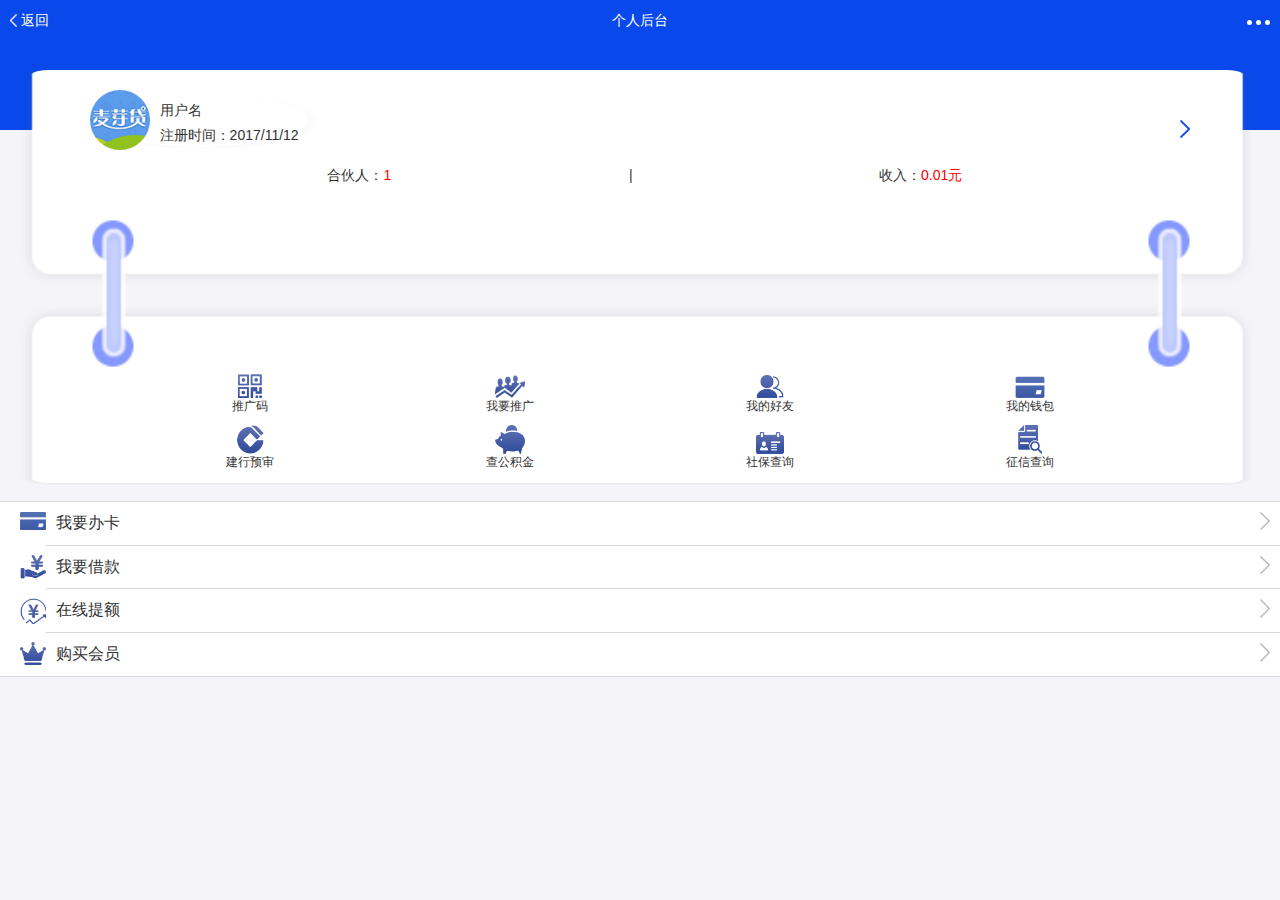
<file: kaka/web/index.html>
<!DOCTYPE html>
<html>

<head>
    <meta charset="utf-8">
    <meta http-equiv="X-UA-Compatible" content="IE=edge,chrome=1">
    <meta name="viewport" content="width=device-width, initial-scale=1.0, maximum-scale=1.0, user-scalable=0">
    <title>个人后台</title>
    <meta name="description" content="">
    <meta name="keywords" content="">
    <link href="../css/base.css" rel="stylesheet">
    <link href="../module/bootstrap/css/bootstrap.min.css" rel="stylesheet">
</head>

<body>
    <div class="backcolor backper">
        <div class="backbox">
            <a href="javascript:;">
                <img src="../images/back_icon.png" alt="" />
                <span>返回</span>
            </a>
            <div class="ti">个人后台</div>
            <!-- <img class="info" src="" alt="" /> -->
            <div class="info">
                <span></span>
                <span></span>
                <span></span>
            </div>
        </div>
        <div class="user_li">
            <img id="J_userimg" class="width100 bg_user" src="../images/bg_user.png" alt="">
            <div id="J_userbox" class="userbox">
                <div class="ov-hidden">
                    <img class="pull-left photo" src="../images/photo.png" alt="">
                    <div class="pull-left">
                        <p class="userti">用户名</p>
                        <p class="userdate">注册时间：2017/11/12</p>
                    </div>
                    <img class="pull-right userto" src="../images/user_to.png" alt="">
                </div>
                <div class="userinfo">
                    <div class="pull-left partner">合伙人：<span class="c-red">1</span></div>
                    <div class="pull-left">|</div>
                    <div class="pull-right income">收入：<span class="c-red">0.01元</span></div>
                </div>
            </div>
        </div>
        <img class="width100" src="../images/bg_u.png" alt="">
        <div class="fun_li">
            <img class="width100 bg_lis" src="../images/bg_lis.png" alt="">
            <ul>
                <li>
                    <img src="../images/index_1.png" alt="">
                    <p>推广码</p>
                </li>
                <li>
                    <img src="../images/index_2.png" alt="">
                    <p>我要推广</p>
                </li>
                <li>
                    <img src="../images/index_3.png" alt="">
                    <p>我的好友</p>
                </li>
                <li>
                    <img src="../images/index_4.png" alt="">
                    <p>我的钱包</p>
                </li>
                <li>
                    <img src="../images/index_5.png" alt="">
                    <p>建行预审</p>
                </li>
                <li>
                    <img src="../images/index_6.png" alt="">
                    <p>查公积金</p>
                </li>
                <li>
                    <img src="../images/index_7.png" alt="">
                    <p>社保查询</p>
                </li>
                <li>
                    <img src="../images/index_8.png" alt="">
                    <p>征信查询</p>
                </li>
            </ul>
        </div>
        <ul class="bu_li">
            <li>
                <img class="pull-left ti_icon" src="../images/bank_icon.png" alt="">
                <div class="liti">
                    <div class="pull-left ti">我要办卡</div>
                    <img class="pull-right to_icon" src="../images/to_icon.png" alt="">
                </div>
            </li>
            <li>
                <img class="pull-left ti_icon" src="../images/borrow_icon.png" alt="">
                <div class="liti">
                    <div class="pull-left ti">我要借款</div>
                    <img class="pull-right to_icon" src="../images/to_icon.png" alt="">
                </div>
            </li>
            <li>
                <img class="pull-left ti_icon" src="../images/limit_icon.png" alt="">
                <div class="liti">
                    <div class="pull-left ti">在线提额</div>
                    <img class="pull-right to_icon" src="../images/to_icon.png" alt="">
                </div>
            </li>
            <li>
                <img class="pull-left ti_icon" src="../images/member_icon.png" alt="">
                <div class="liti">
                    <div class="pull-left ti">购买会员</div>
                    <img class="pull-right to_icon" src="../images/to_icon.png" alt="">
                </div>
            </li>
        </ul>
    </div>
    <script src="../js/jquery-3.2.1.min.js"></script>
    <script src="../js/base.js"></script>
</body>

</html>
</file>
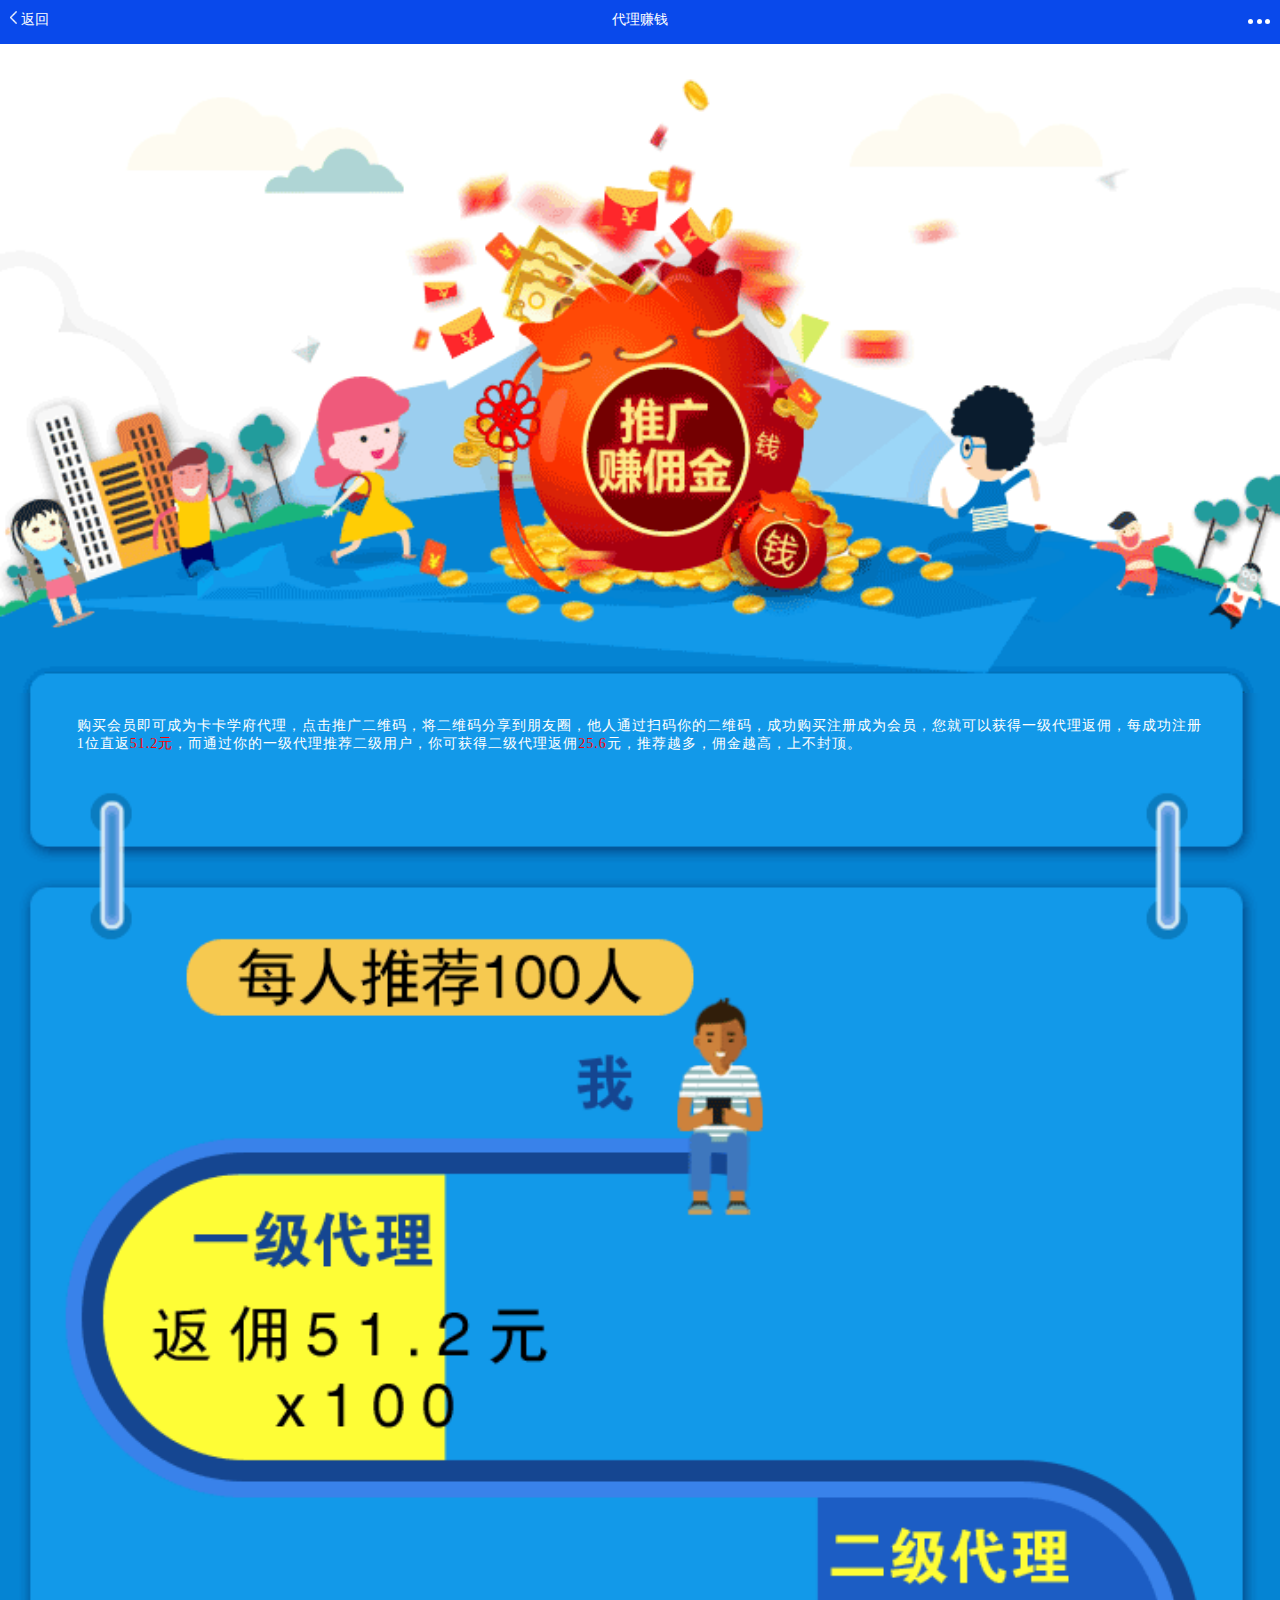
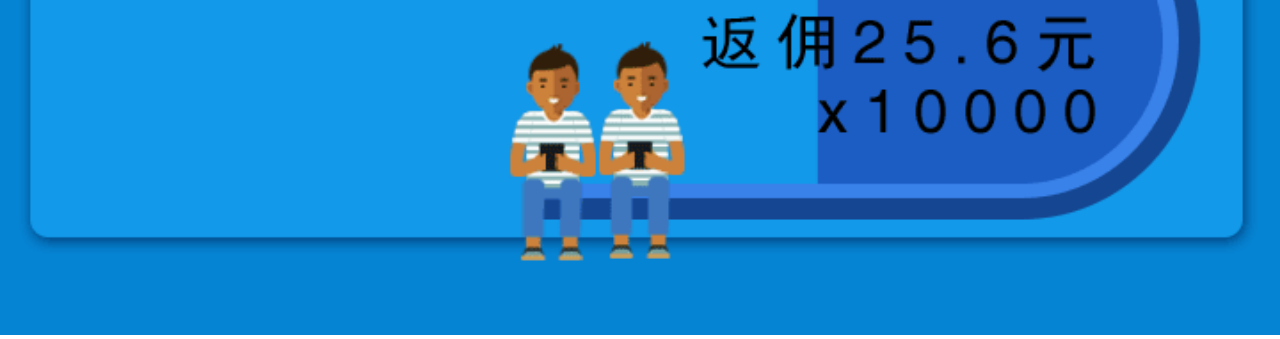
<file: kaka/web/agency.html>
<!DOCTYPE html>
<html>

<head>
    <meta charset="utf-8">
    <meta http-equiv="X-UA-Compatible" content="IE=edge,chrome=1">
    <meta name="viewport" content="width=device-width, initial-scale=1.0, maximum-scale=1.0, user-scalable=0">
    <title>代理赚钱</title>
    <meta name="description" content="">
    <meta name="keywords" content="">
    <link rel="stylesheet" href="../css/base.css">
</head>

<body>
    <div class="ag">
    	<div class="backbox common">
            <a href="javascript:;">
                <img src="../images/back_icon.png" alt="">
                <span>返回</span>
            </a>
            <div class="ti">代理赚钱</div>
            <div class="info">
                <span></span>
                <span></span>
                <span></span>
            </div>
        </div>
        <div>
    		<img class="width100" src="../images/banner_ag.png" alt="">
    	</div>
    	<div class="txtbox">
    		<p>购买会员即可成为卡卡学府代理，点击推广二维码，将二维码分享到朋友圈，他人通过扫码你的二维码，成功购买注册成为会员，您就可以获得一级代理返佣，每成功注册1位直返<span>51.2元</span>，而通过你的一级代理推荐二级用户，你可获得二级代理返佣<span>25.6</span>元，推荐越多，佣金越高，上不封顶。</p>
    	</div>
        <img class="width100" src="../images/banner_agbt.png" alt="">
    </div>
    <script src="../js/jquery-3.2.1.min.js"></script>
    <script src="../js/base.js"></script>
</body>

</html>
</file>
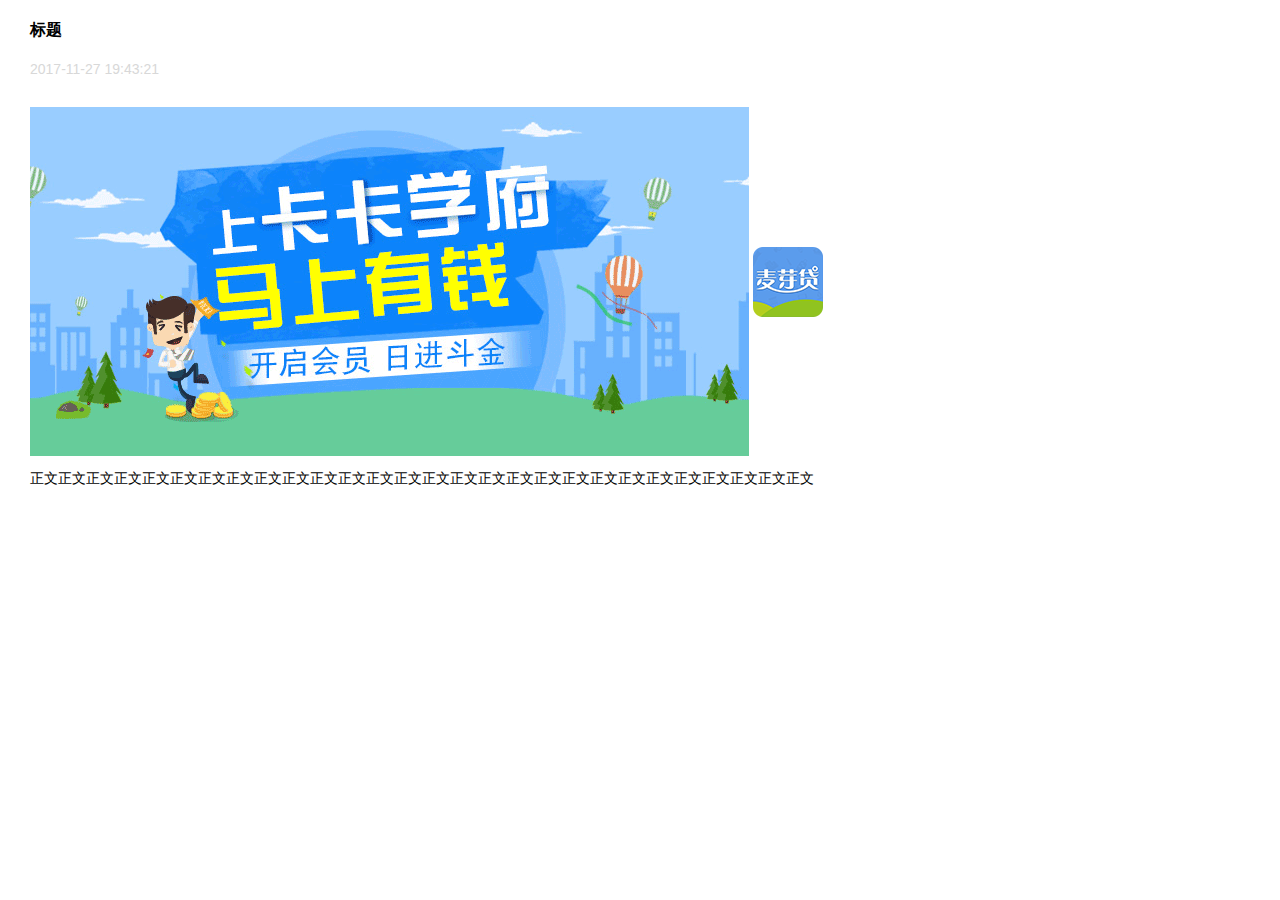
<file: kaka/web/article.html>
<!DOCTYPE html>
<html>

<head>
    <meta charset="utf-8">
    <title>文章详情</title>
    <meta name="renderer" content="webkit">
    <meta http-equiv="X-UA-Compatible" content="IE=edge,chrome=1">
    <meta name="viewport" content="width=device-width, initial-scale=1.0, maximum-scale=1.0, user-scalable=0">
    <link rel="stylesheet" href="../module/layui/css/layui.css" media="all">
    <link rel="stylesheet" href="../css/base.css">
</head>

<body>
    <div id="J_ac" class="ac">
        <div class="ti">标题</div>
        <div class="time">2017-11-27 19:43:21</div>
        <div class="info">
          <img src="../images/banner_credit.png" alt="">
          <img src="../images/photo.png" alt="">
          <div>正文正文正文正文正文正文正文正文正文正文正文正文正文正文正文正文正文正文正文正文正文正文正文正文正文正文正文正文</div>
        </div>
    </div>

    <script src="../js/jquery-3.2.1.min.js"></script>
    <script src="../js/base.js"></script>
</body>

</html>
</file>
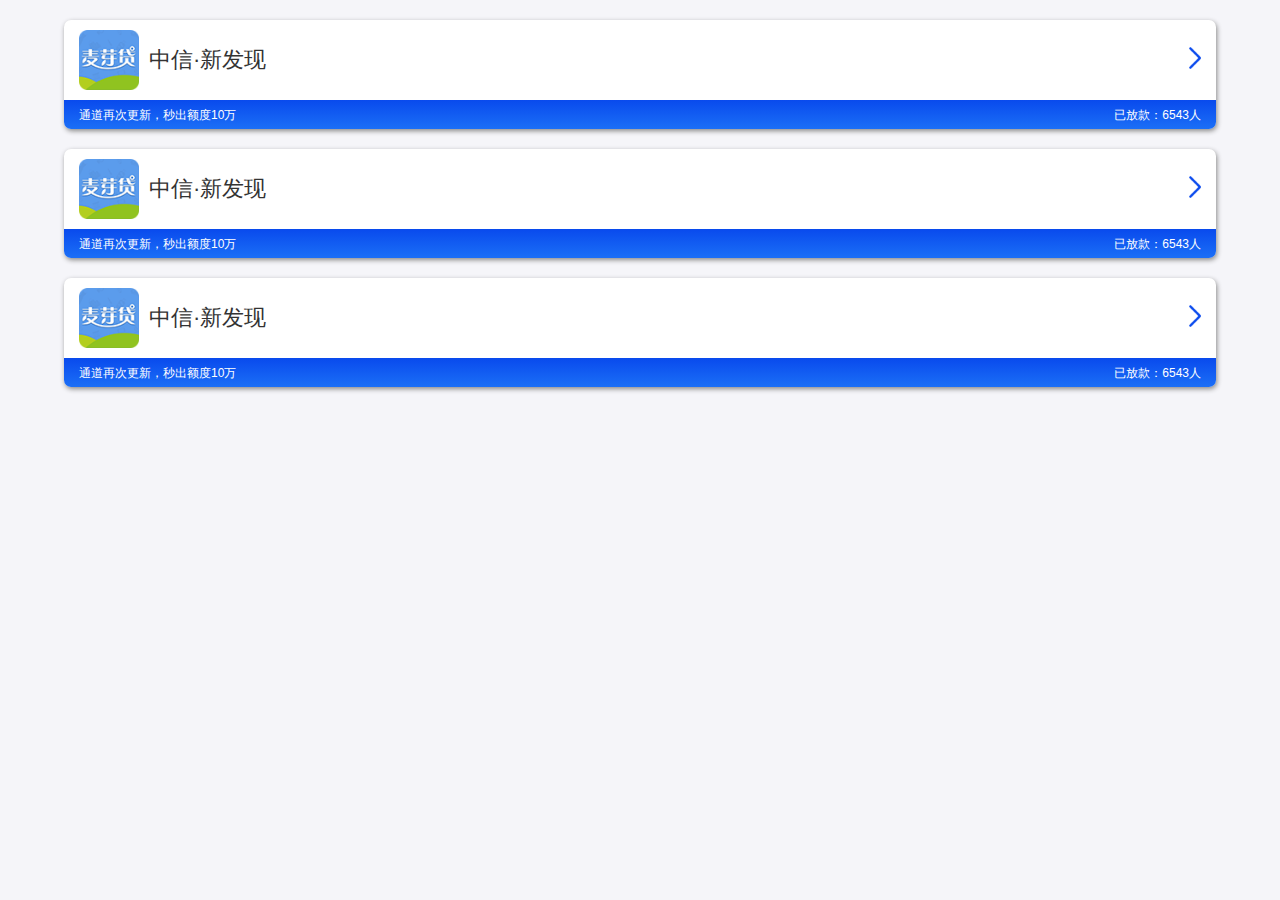
<file: kaka/web/bankLoans.html>
<!DOCTYPE html>
<html>

<head>
    <meta charset="utf-8">
    <meta http-equiv="X-UA-Compatible" content="IE=edge,chrome=1">
    <meta name="viewport" content="width=device-width, initial-scale=1.0, maximum-scale=1.0, user-scalable=0">
    <title>银行快贷</title>
    <meta name="description" content="">
    <meta name="keywords" content="">
    <link href="../css/base.css" rel="stylesheet">
    <link href="../module/bootstrap/css/bootstrap.min.css" rel="stylesheet">
</head>

<body>
    <div class="backcolor">
        <ul class="bankl_li">
            <li>
                <div class="tibox">
                    <img class="pull-left tagimg" src="../images/photo.png" alt="">
                    <div class="pull-left ti">中信·新发现</div>
                    <img class="pull-right to" src="../images/user_to.png" alt="">
                </div>
                <div class="info">
                    <p class="pull-left">通道再次更新，秒出额度10万</p>
                    <span class="pull-right">已放款：6543人</span>
                </div>
            </li>
            <li>
                <div class="tibox">
                    <img class="pull-left tagimg" src="../images/photo.png" alt="">
                    <div class="pull-left ti">中信·新发现</div>
                    <img class="pull-right to" src="../images/user_to.png" alt="">
                </div>
                <div class="info">
                    <p class="pull-left">通道再次更新，秒出额度10万</p>
                    <span class="pull-right">已放款：6543人</span>
                </div>
            </li>
            <li>
                <div class="tibox">
                    <img class="pull-left tagimg" src="../images/photo.png" alt="">
                    <div class="pull-left ti">中信·新发现</div>
                    <img class="pull-right to" src="../images/user_to.png" alt="">
                </div>
                <div class="info">
                    <p class="pull-left">通道再次更新，秒出额度10万</p>
                    <span class="pull-right">已放款：6543人</span>
                </div>
            </li>
        </ul>
    </div>
    <script src="../js/jquery-3.2.1.min.js"></script>
    <script src="../js/base.js"></script>
</body>

</html>
</file>
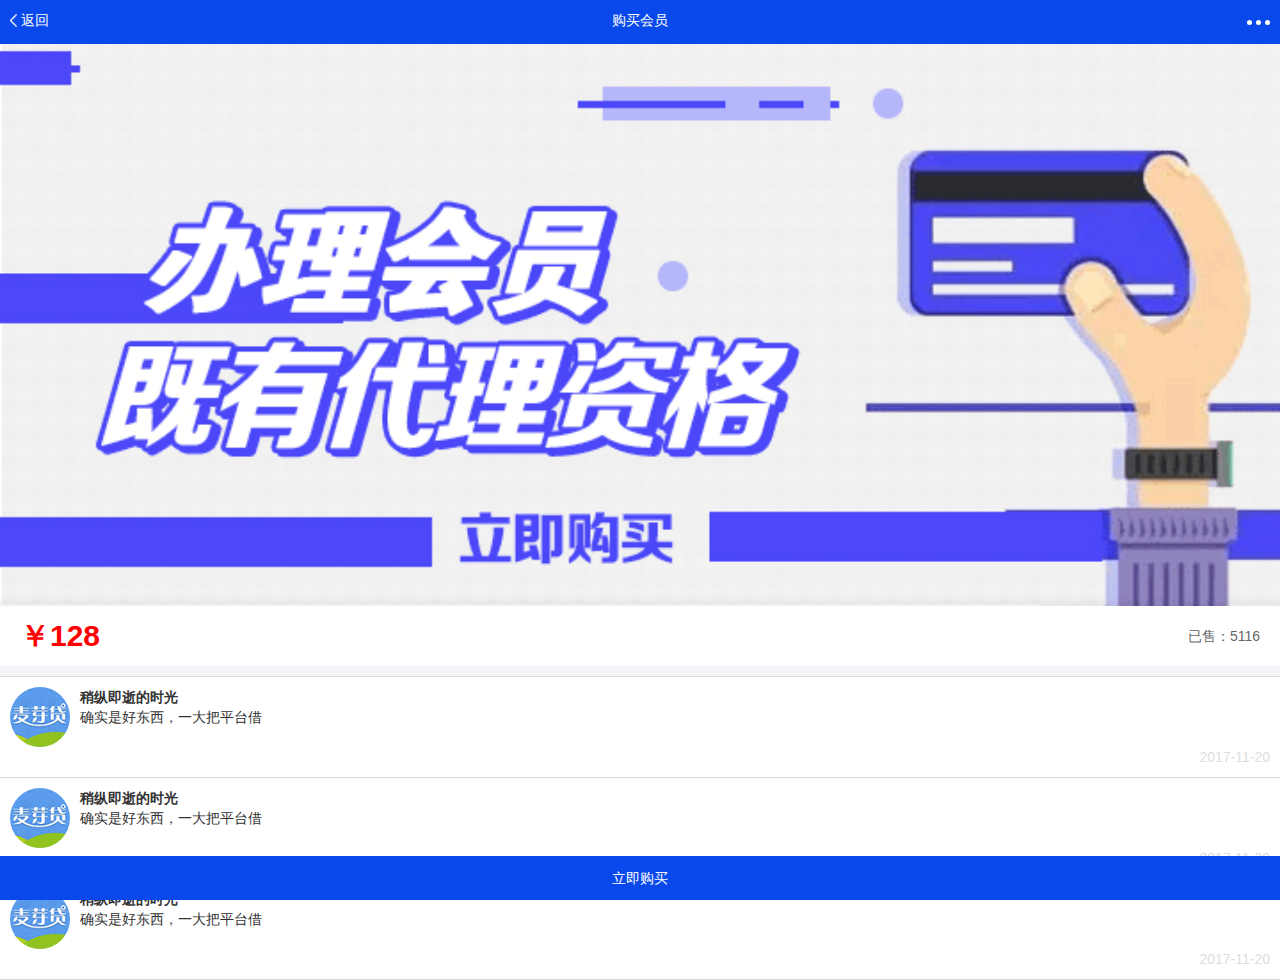
<file: kaka/web/buyMember.html>
<!DOCTYPE html>
<html>

<head>
    <meta charset="utf-8">
    <meta http-equiv="X-UA-Compatible" content="IE=edge,chrome=1">
    <meta name="viewport" content="width=device-width, initial-scale=1.0, maximum-scale=1.0, user-scalable=0">
    <title>购买会员</title>
    <meta name="description" content="">
    <meta name="keywords" content="">
    <link href="../css/base.css" rel="stylesheet">
    <link href="../module/bootstrap/css/bootstrap.min.css" rel="stylesheet">
</head>

<body>
    <div class="backcolor buymen">
        <div class="backbox common">
            <a href="javascript:;">
                <img src="../images/back_icon.png" alt="">
                <span>返回</span>
            </a>
            <div class="ti">购买会员</div>
            <!-- <img class="info" src="" alt="" /> -->
            <div class="info">
                <span></span>
                <span></span>
                <span></span>
            </div>
        </div>
        <img class="width100" src="../images/banner_buy.png" alt="">
        <div class="tip">
            <span class="pull-left num">￥128</span>
            <span class="pull-right count">已售：5116</span>
        </div>
        <ul class="detailbox">
            <li>
                <img class="pull-left buyicon" src="../images/photo.png" alt="">
                <div class="pull-left buyinfo">
                    <p class="ti">稍纵即逝的时光</p>
                    <p class="info">确实是好东西，一大把平台借</p>
                    <div class="date">2017-11-20</div>
                </div>
            </li>
            <li>
                <img class="pull-left buyicon" src="../images/photo.png" alt="">
                <div class="pull-left buyinfo">
                    <p class="ti">稍纵即逝的时光</p>
                    <p class="info">确实是好东西，一大把平台借</p>
                    <div class="date">2017-11-20</div>
                </div>
            </li>
            <li>
                <img class="pull-left buyicon" src="../images/photo.png" alt="">
                <div class="pull-left buyinfo">
                    <p class="ti">稍纵即逝的时光</p>
                    <p class="info">确实是好东西，一大把平台借</p>
                    <div class="date">2017-11-20</div>
                </div>
            </li>
        </ul>
        <div class="buybtn">立即购买</div>
    </div>

    <script src="../js/jquery-3.2.1.min.js"></script>
    <script src="../js/base.js"></script>
</body>

</html>
</file>
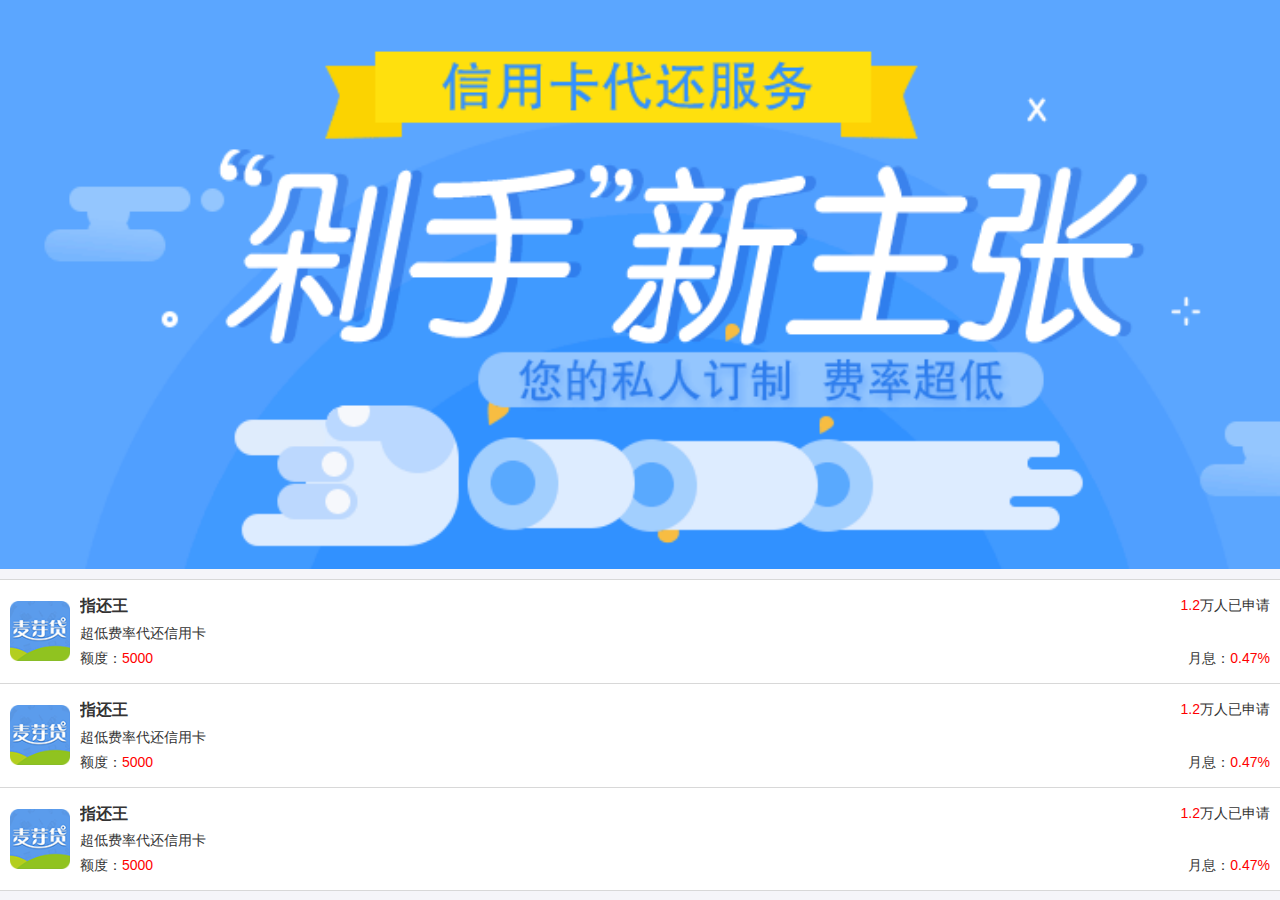
<file: kaka/web/ccGeneration.html>
<!DOCTYPE html>
<html>

<head>
    <meta charset="utf-8">
    <meta http-equiv="X-UA-Compatible" content="IE=edge,chrome=1">
    <meta name="viewport" content="width=device-width, initial-scale=1.0, maximum-scale=1.0, user-scalable=0">
    <title>信用卡代还</title>
    <meta name="description" content="">
    <meta name="keywords" content="">
    <link href="../css/base.css" rel="stylesheet">
    <link href="../module/bootstrap/css/bootstrap.min.css" rel="stylesheet">
</head>

<body>
    <div class="backcolor">
        <img class="width100" src="../images/banner_ccgen.png" alt="">
        <ul class="generbox">
            <li>
            	<img class="pull-left" src="../images/photo.png" alt="">
                <div class="pull-left infobox">
                	<div class="ov-hidden">
                		<div class="pull-left ti">指还王</div>
                		<div class="pull-right"><span>1.2</span>万人已申请</div>
                	</div>
                	<div class="info">超低费率代还信用卡</div>
                	<div>
                		<div class="pull-left">额度：<span>5000</span></div>
                		<div class="pull-right">月息：<span>0.47%</span></div>
                	</div>
                </div>
            </li>
            <li>
            	<img class="pull-left" src="../images/photo.png" alt="">
                <div class="pull-left infobox">
                	<div class="ov-hidden">
                		<div class="pull-left ti">指还王</div>
                		<div class="pull-right"><span>1.2</span>万人已申请</div>
                	</div>
                	<div class="info">超低费率代还信用卡</div>
                	<div>
                		<div class="pull-left">额度：<span>5000</span></div>
                		<div class="pull-right">月息：<span>0.47%</span></div>
                	</div>
                </div>
            </li>
            <li>
            	<img class="pull-left" src="../images/photo.png" alt="">
                <div class="pull-left infobox">
                	<div class="ov-hidden">
                		<div class="pull-left ti">指还王</div>
                		<div class="pull-right"><span>1.2</span>万人已申请</div>
                	</div>
                	<div class="info">超低费率代还信用卡</div>
                	<div>
                		<div class="pull-left">额度：<span>5000</span></div>
                		<div class="pull-right">月息：<span>0.47%</span></div>
                	</div>
                </div>
            </li>
        </ul>
    </div>

    <script src="../js/jquery-3.2.1.min.js"></script>
    <script src="../js/base.js"></script>
</body>

</html>
</file>
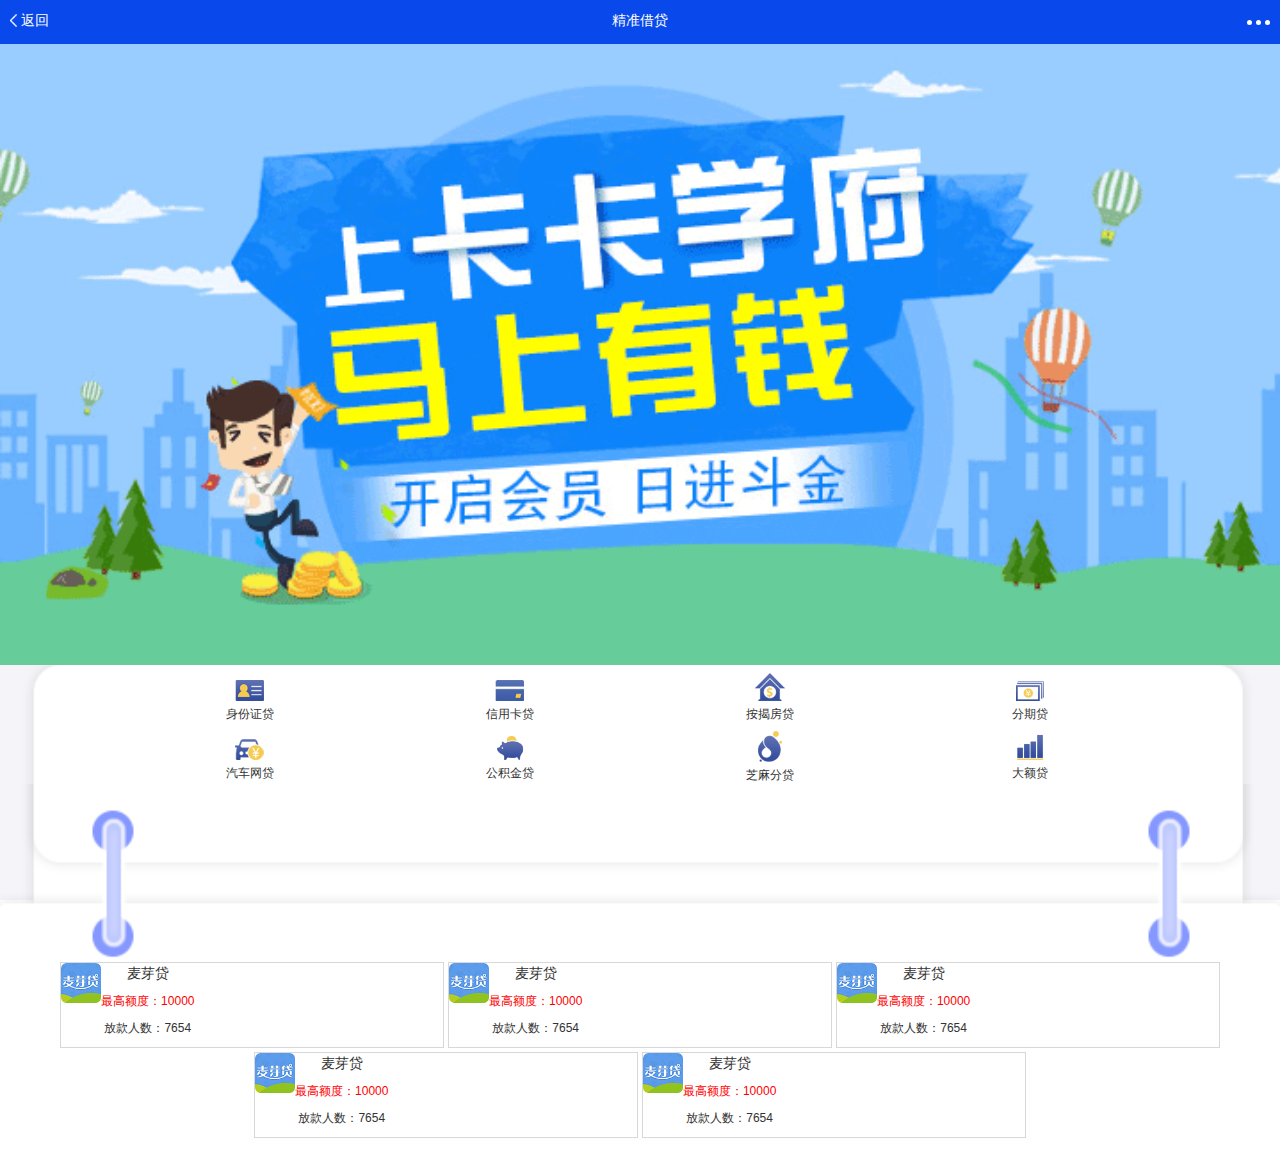
<file: kaka/web/credit.html>
<!DOCTYPE html>
<html>

<head>
    <meta charset="utf-8">
    <meta http-equiv="X-UA-Compatible" content="IE=edge,chrome=1">
    <meta name="viewport" content="width=device-width, initial-scale=1.0, maximum-scale=1.0, user-scalable=0">
    <title>精准借贷</title>
    <meta name="description" content="">
    <meta name="keywords" content="">
    <link href="../css/base.css" rel="stylesheet">
    <link href="../module/bootstrap/css/bootstrap.min.css" rel="stylesheet">
</head>

<body>
    <div class="backcolor credit">
    	<div class="backbox common">
            <a href="javascript:;">
                <img src="../images/back_icon.png" alt="">
                <span>返回</span>
            </a>
            <div class="ti">精准借贷</div>
            <!-- <img class="info" src="" alt="" /> -->
            <div class="info">
                <span></span>
                <span></span>
                <span></span>
            </div>
        </div>
        <img class="width100" src="../images/banner_credit.png" alt="">
        <div class="tibox">
        	 <img class="width100 bg_lis" src="../images/bg_crebox.png" alt="">
            <ul>
                <li><img src="../images/credit_1.png" alt="">
                    <p>身份证贷</p>
                </li>
                <li><img src="../images/credit_2.png" alt="">
                    <p>信用卡贷</p>
                </li>
                <li><img src="../images/credit_3.png" alt="">
                    <p>按揭房贷</p>
                </li>
                <li><img src="../images/credit_4.png" alt="">
                    <p>分期贷</p>
                </li>
                <li><img src="../images/credit_5.png" alt="">
                    <p>汽车网贷</p>
                </li>
                <li><img src="../images/credit_6.png" alt="">
                    <p>公积金贷</p>
                </li>
                <li><img src="../images/credit_7.png" alt="">
                    <p>芝麻分贷</p>
                </li>
                <li><img src="../images/credit_8.png" alt="">
                    <p>大额贷</p>
                </li>
            </ul>
        </div>
        <img class="width100" src="../images/bg_crelis.png" alt="">
        <div class="slebox">
            <ul>
                <li>
                	<img class="pull-left iconli" src="../images/photo.png" alt="">
                    <div class="pull-left">
                        <p class="ti">麦芽贷</p>
                        <p class="num c-red">最高额度：10000</p>
                        <p class="count">放款人数：7654</p>
                    </div>
                </li>
                <li>
                	<img class="pull-left iconli" src="../images/photo.png" alt="">
                    <div class="pull-left">
                        <p class="ti">麦芽贷</p>
                        <p class="num c-red">最高额度：10000</p>
                        <p class="count">放款人数：7654</p>
                    </div>
                </li>
                <li>
                	<img class="pull-left iconli" src="../images/photo.png" alt="">
                    <div class="pull-left">
                        <p class="ti">麦芽贷</p>
                        <p class="num c-red">最高额度：10000</p>
                        <p class="count">放款人数：7654</p>
                    </div>
                </li>
                <li>
                	<img class="pull-left iconli" src="../images/photo.png" alt="">
                    <div class="pull-left">
                        <p class="ti">麦芽贷</p>
                        <p class="num c-red">最高额度：10000</p>
                        <p class="count">放款人数：7654</p>
                    </div>
                </li>
                <li>
                	<img class="pull-left iconli" src="../images/photo.png" alt="">
                    <div class="pull-left">
                        <p class="ti">麦芽贷</p>
                        <p class="num c-red">最高额度：10000</p>
                        <p class="count">放款人数：7654</p>
                    </div>
                </li>
            </ul>
        </div>
    </div>
    <script src="../js/jquery-3.2.1.min.js"></script>
    <script src="../js/base.js"></script>
</body>

</html>
</file>
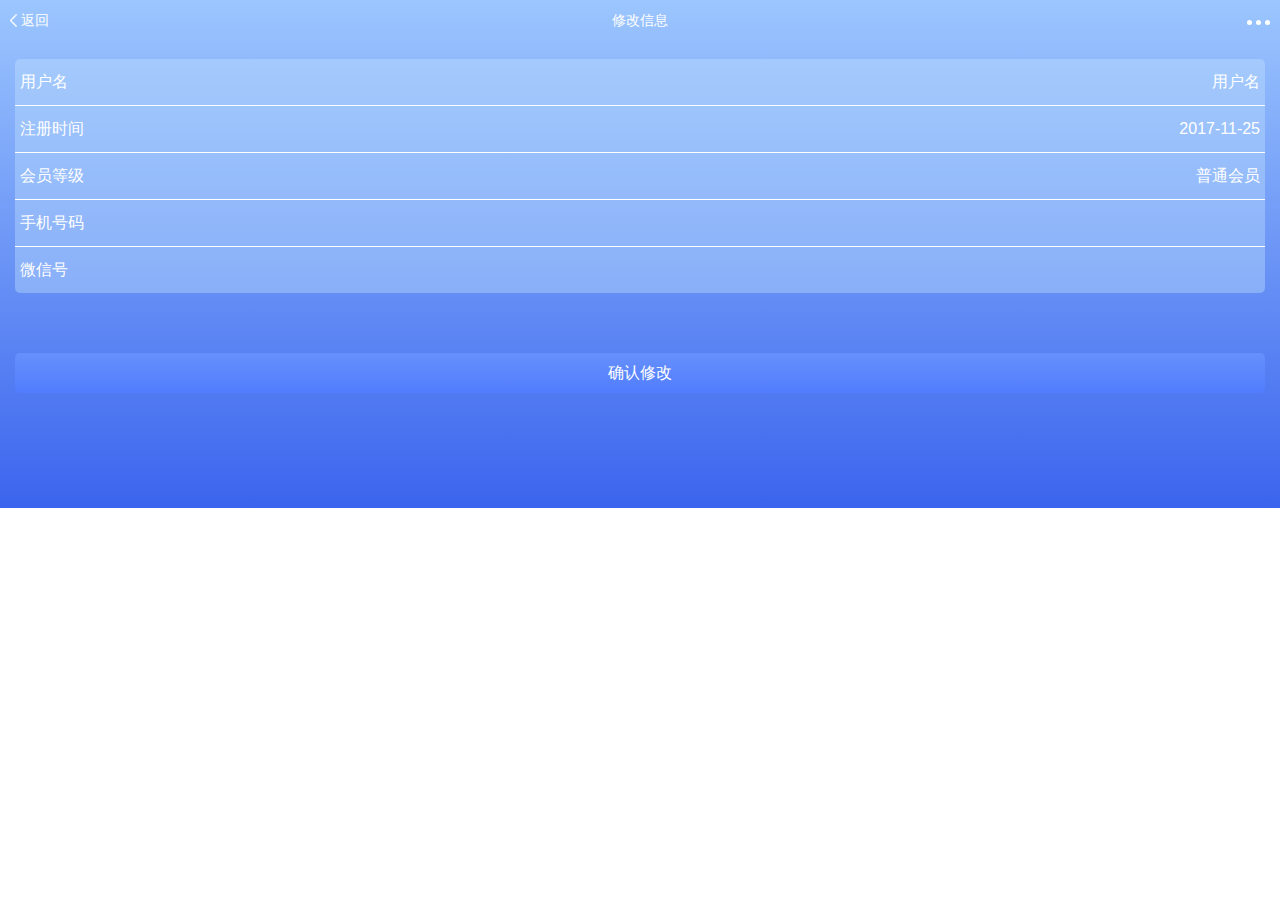
<file: kaka/web/detail.html>
<!DOCTYPE html>
<html>

<head>
    <meta charset="utf-8">
    <meta http-equiv="X-UA-Compatible" content="IE=edge,chrome=1">
    <meta name="viewport" content="width=device-width, initial-scale=1.0, maximum-scale=1.0, user-scalable=0">
    <title>修改信息</title>
    <meta name="renderer" content="webkit">
    <meta http-equiv="X-UA-Compatible" content="IE=edge,chrome=1">
    <meta name="viewport" content="width=device-width, initial-scale=1, maximum-scale=1">
    <link rel="stylesheet" href="../module/layui/css/layui.css" media="all">
    <link rel="stylesheet" href="../css/base.css">
</head>

<body>
    <div class="addinfobox">
        <div class="backbox common">
            <a href="javascript:;">
                    <img src="../images/back_icon.png" alt="">
                    <span>返回</span>
                </a>
            <div class="ti">修改信息</div>
            <div class="info">
                <span></span>
                <span></span>
                <span></span>
            </div>
        </div>
        <div class="formbox">
            <div id="" class="bginfo"></div>
            <div id="" class="delibox">
                <form class="layui-form" action="">
                    <div class="li">
                        <div class="ti">用户名</div>
                        <div class="detail">用户名</div>
                    </div>
                    <div class="li">
                        <div class="ti">注册时间</div>
                        <div class="detail">2017-11-25</div>
                    </div>
                    <div class="li">
                        <div class="ti">会员等级</div>
                        <div class="detail">普通会员</div>
                    </div>
                    <div class="li">
                        <div class="ti">手机号码</div>
                        <div class="detail">
                            <input type="text" placeholder="">
                        </div>
                    </div>
                    <div class="li">
                        <div class="ti">微信号</div>
                        <div class="detail">
                            <input type="text" placeholder="">
                        </div>
                    </div>
                </form>
            </div>
        </div>
        <div class="btnbox">
            <button class="btn" lay-submit="" lay-filter="subbtn">确认修改</button>
        </div>
    </div>
    <script src="../module/layui/layui.js" charset="utf-8"></script>
    <script>
    layui.use(['form', 'layedit', 'laydate'], function() {
        var form = layui.form,
            layer = layui.layer,
            layedit = layui.layedit,
            laydate = layui.laydate;

        //日期
        laydate.render({
            elem: '#date'
        });
        laydate.render({
            elem: '#date1'
        });

        //创建一个编辑器
        var editIndex = layedit.build('LAY_demo_editor');

        //自定义验证规则
        form.verify({
            title: function(value) {
                if (value.length < 5) {
                    return '标题至少得5个字符啊';
                }
            },
            pass: [/(.+){6,12}$/, '密码必须6到12位'],
            content: function(value) {
                layedit.sync(editIndex);
            }
        });

        //监听指定开关
        form.on('switch(switchTest)', function(data) {
            layer.msg('开关checked：' + (this.checked ? 'true' : 'false'), {
                offset: '6px'
            });
            layer.tips('温馨提示：请注意开关状态的文字可以随意定义，而不仅仅是ON|OFF', data.othis)
        });

        //监听提交
        form.on('submit(subbtn)', function(data) {
            layer.alert(JSON.stringify(data.field), {
                title: '最终的提交信息'
            })
            return false;
        });


    });
    </script>
</body>

</html>
</file>
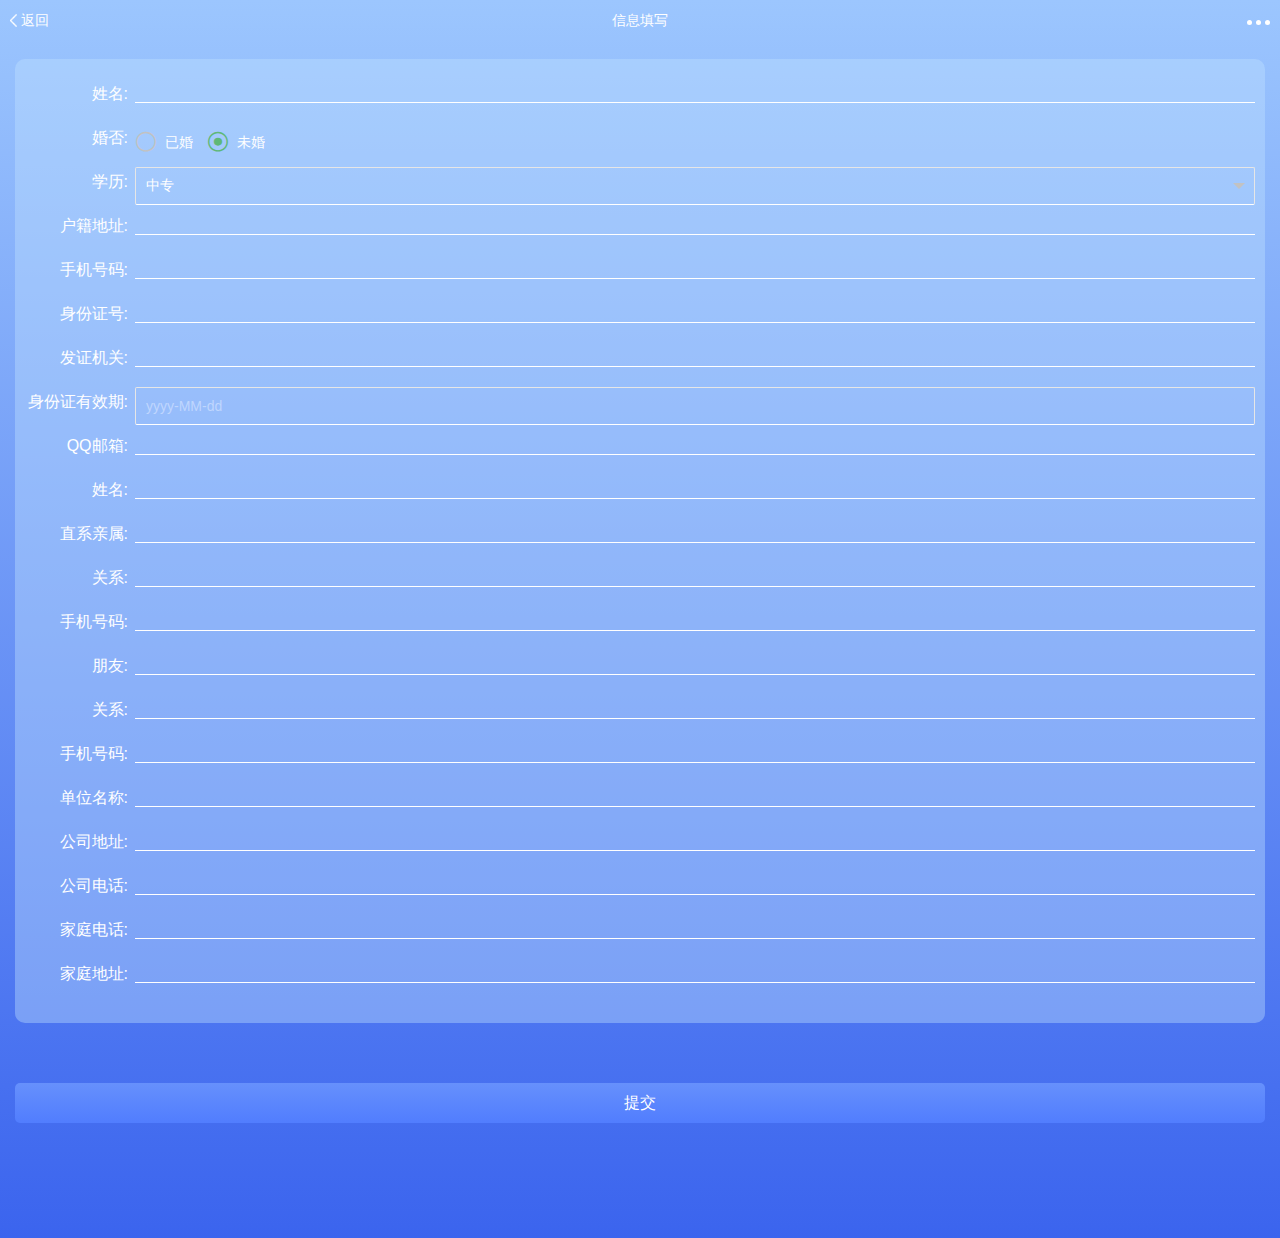
<file: kaka/web/information.html>
<!DOCTYPE html>
<html>

<head>
    <meta charset="utf-8">
    <meta http-equiv="X-UA-Compatible" content="IE=edge,chrome=1">
    <meta name="viewport" content="width=device-width, initial-scale=1.0, maximum-scale=1.0, user-scalable=0">
    <title>信息填写</title>
    <meta name="renderer" content="webkit">
    <meta http-equiv="X-UA-Compatible" content="IE=edge,chrome=1">
    <meta name="viewport" content="width=device-width, initial-scale=1, maximum-scale=1">
    <link rel="stylesheet" href="../module/layui/css/layui.css" media="all">
    <link rel="stylesheet" href="../css/base.css">
</head>

<body>
    <div class="addinfobox">
        <form class="layui-form" action="">
            <div class="backbox common">
                <a href="javascript:;">
                    <img src="../images/back_icon.png" alt="">
                    <span>返回</span>
                </a>
                <div class="ti">信息填写</div>
                <div class="info">
                    <span></span>
                    <span></span>
                    <span></span>
                </div>
            </div>
            <div class="formbox">
                <div id="" class="bginfo"></div>
                <div id="" class="libox">
                    <div class="li">
                        <div class="ti">姓名:</div>
                        <div class="detail">
                            <input type="text" class="" name="username" lay-verify="required" placeholder="">
                        </div>
                    </div>
                    <div class="li">
                        <div class="ti">婚否:</div>
                        <div class="detail">
                            <input type="radio" name="mar" value="已婚" title="已婚">
                            <input type="radio" name="mar" value="未婚" title="未婚" checked>
                        </div>
                    </div>
                    <div class="li">
                        <div class="ti">学历:</div>
                        <div class="detail">
                            <div class="layui-inline">
                                <div class="layui-input-inline">
                                    <select name="education">
                                        <option value=""></option>
                                        <option value="0" selected="">中专</option>
                                        <option value="1">大专</option>
                                        <option value="2">本科</option>
                                    </select>
                                </div>
                            </div>
                        </div>
                    </div>
                    <div class="li">
                        <div class="ti">户籍地址:</div>
                        <div class="detail">
                            <input type="text" name="address" lay-verify="required" placeholder="">
                        </div>
                    </div>
                    <div class="li">
                        <div class="ti">手机号码:</div>
                        <div class="detail">
                            <input type="text" name="phone" lay-verify="required|phone" placeholder="">
                        </div>
                    </div>
                    <div class="li">
                        <div class="ti">身份证号:</div>
                        <div class="detail">
                            <input type="text" name="carNumber" lay-verify="required|identity" placeholder="">
                        </div>
                    </div>
                    <div class="li">
                        <div class="ti">发证机关:</div>
                        <div class="detail">
                            <input type="text" name="organ" lay-verify="required" placeholder="">
                        </div>
                    </div>
                    <div class="li">
                        <div class="ti">身份证有效期:</div>
                        <div class="detail">
                            <div class="layui-inline">
                                <div class="layui-input-inline">
                                    <input type="text" name="date" id="date" lay-verify="required|date" class="layui-input" placeholder="yyyy-MM-dd">
                                </div>
                            </div>
                        </div>
                    </div>
                    <div class="li">
                        <div class="ti">QQ邮箱:</div>
                        <div class="detail">
                            <input type="text" name="qq" lay-verify="required|email" placeholder="">
                        </div>
                    </div>
                    <div class="li">
                        <div class="ti">姓名:</div>
                        <div class="detail">
                            <input type="text" name="otname" lay-verify="required" placeholder="">
                        </div>
                    </div>
                    <div class="li">
                        <div class="ti">直系亲属:</div>
                        <div class="detail">
                            <input type="text" name="kinsfolk" lay-verify="required" placeholder="">
                        </div>
                    </div>
                    <div class="li">
                        <div class="ti">关系:</div>
                        <div class="detail">
                            <input type="text" name="relation" lay-verify="required" placeholder="">
                        </div>
                    </div>
                    <div class="li">
                        <div class="ti">手机号码:</div>
                        <div class="detail">
                            <input type="text" name="otphone" lay-verify="required|phone" placeholder="">
                        </div>
                    </div>
                    <div class="li">
                        <div class="ti">朋友:</div>
                        <div class="detail">
                            <input type="text" name="firend" lay-verify="required" placeholder="">
                        </div>
                    </div>
                    <div class="li">
                        <div class="ti">关系:</div>
                        <div class="detail">
                            <input type="text" name="frelation" lay-verify="required" placeholder="">
                        </div>
                    </div>
                    <div class="li">
                        <div class="ti">手机号码:</div>
                        <div class="detail">
                            <input type="text" name="fphone" lay-verify="required|phone" placeholder="">
                        </div>
                    </div>
                    <div class="li">
                        <div class="ti">单位名称:</div>
                        <div class="detail">
                            <input type="text" name="unit" lay-verify="required" placeholder="">
                        </div>
                    </div>
                    <div class="li">
                        <div class="ti">公司地址:</div>
                        <div class="detail">
                            <input type="text" name="comaddress" lay-verify="required" placeholder="">
                        </div>
                    </div>
                    <div class="li">
                        <div class="ti">公司电话:</div>
                        <div class="detail">
                            <input type="text" name="comphone" lay-verify="required" placeholder="">
                        </div>
                    </div>
                    <div class="li">
                        <div class="ti">家庭电话:</div>
                        <div class="detail">
                            <input type="text" name="homenum" lay-verify="required" placeholder="">
                        </div>
                    </div>
                    <div class="li">
                        <div class="ti">家庭地址:</div>
                        <div class="detail">
                            <input type="text" name="homeaddress" lay-verify="required" placeholder="">
                        </div>
                    </div>
                </div>
            </div>
            <div class="btnbox">
                <button class="btn" lay-submit="" lay-filter="subbtn">提交</button>
            </div>
        </form>
    </div>
    <script src="../module/layui/layui.js" charset="utf-8"></script>
    <script>
    layui.use(['form', 'laydate'], function() {
        var form = layui.form,
            layer = layui.layer,
            laydate = layui.laydate;

        //日期
        laydate.render({
            elem: '#date'
        });
        laydate.render({
            elem: '#date1'
        });

        //监听提交
        form.on('submit(subbtn)', function(data) {
            layer.alert(JSON.stringify(data.field), {
                title: '最终的提交信息'
            })
            return false;
        });


    });
    </script>
</body>

</html>
</file>
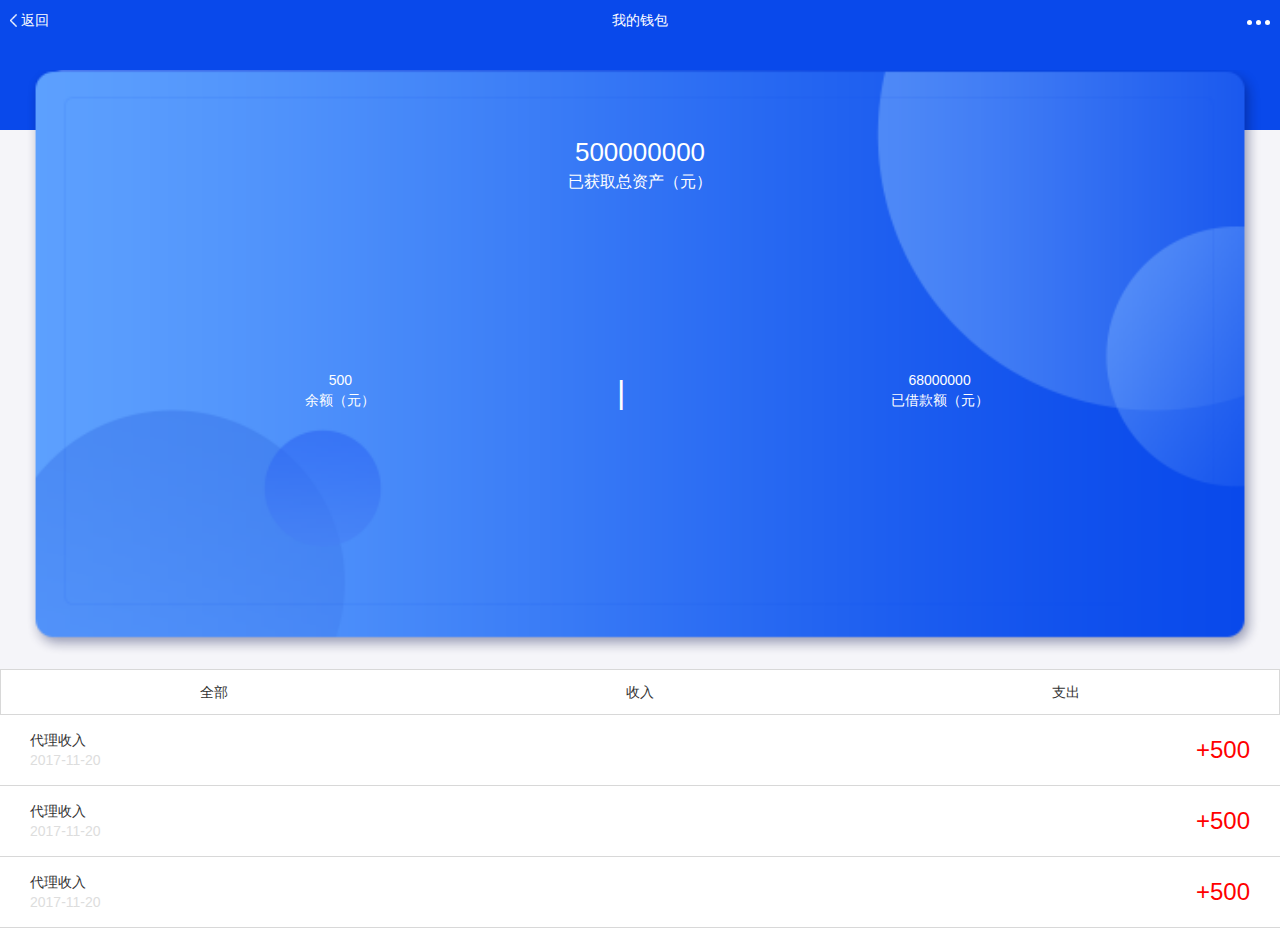
<file: kaka/web/myWallet.html>
<!DOCTYPE html>
<html>

<head>
    <meta charset="utf-8">
    <meta http-equiv="X-UA-Compatible" content="IE=edge,chrome=1">
    <meta name="viewport" content="width=device-width, initial-scale=1.0, maximum-scale=1.0, user-scalable=0">
    <title>我的钱包</title>
    <meta name="description" content="">
    <meta name="keywords" content="">
    <link href="../css/base.css" rel="stylesheet">
    <link href="../module/bootstrap/css/bootstrap.min.css" rel="stylesheet">
</head>

<body>
    <div class="backcolor mwallet">
    	<div class="backbox">
            <a href="javascript:;">
                <img src="../images/back_icon.png" alt="">
                <span>返回</span>
            </a>
            <div class="ti">我的钱包</div>
            <!-- <img class="info" src="" alt="" /> -->
            <div class="info">
                <span></span>
                <span></span>
                <span></span>
            </div>
        </div>
        <div class="ov-hidden detailbox">
            <img id="J_wallet" class="width100" src="../images/bg_Wallet.png" alt="">
            <div id="J_walletbox" class="width100 walletbox">
                <div class="text-center wtop">
                    <p class="allnum">500000000</p>
                    <p class="allti">已获取总资产（元）</p>
                </div>
                <div class="width100 text-center wbottom">
                    <div class="pull-left otli">
                        <p>500</p>
                        <p>余额（元）</p>
                    </div>
                    <div class="pull-left borderli">|</div>
                    <div class="pull-right bli">
                        <p>68000000</p>
                        <p>已借款额（元）</p>
                    </div>
                </div>
            </div>
        </div>
        <div class="liti">
            <div class="check">全部</div>
            <div class="check">收入</div>
            <div class="check">支出</div>
        </div>
        <ul class="lis">
            <li>
                <div class="pull-left">
                    <p class="info">代理收入</p>
                    <p class="date">2017-11-20</p>
                </div>
                <div class="pull-right c-red num">+500</div>
            </li>
            <li>
                <div class="pull-left">
                    <p class="info">代理收入</p>
                    <p class="date">2017-11-20</p>
                </div>
                <div class="pull-right c-red num">+500</div>
            </li>
            <li>
                <div class="pull-left">
                    <p class="info">代理收入</p>
                    <p class="date">2017-11-20</p>
                </div>
                <div class="pull-right c-red num">+500</div>
            </li>
        </ul>
    </div>
    <script src="../js/jquery-3.2.1.min.js"></script>
    <script src="../js/base.js"></script>
</body>

</html>
</file>
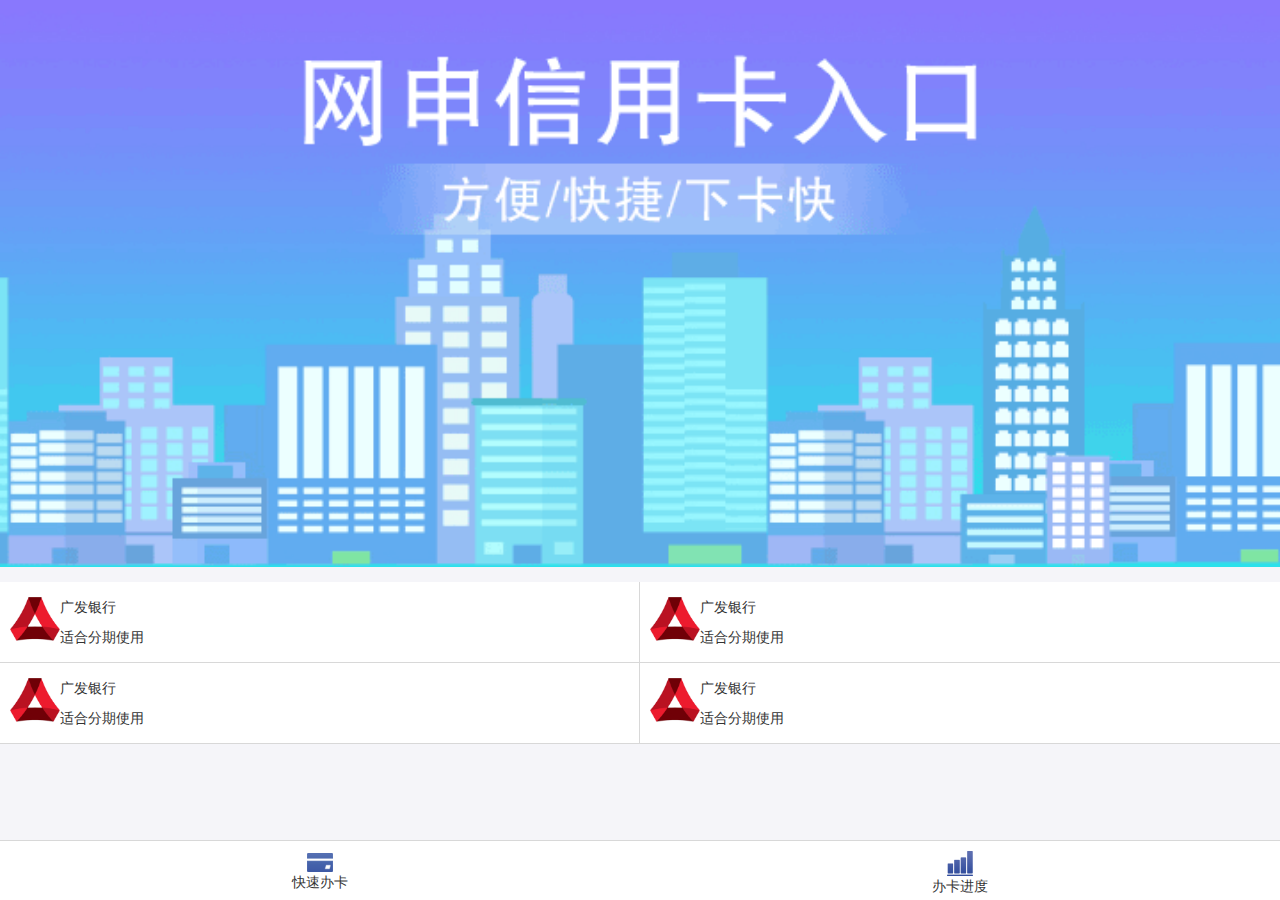
<file: kaka/web/newCard.html>
<!DOCTYPE html>
<html>

<head>
    <meta charset="utf-8">
    <meta http-equiv="X-UA-Compatible" content="IE=edge,chrome=1">
    <meta name="viewport" content="width=device-width, initial-scale=1.0, maximum-scale=1.0, user-scalable=0">
    <title>我要办卡</title>
    <meta name="description" content="">
    <meta name="keywords" content="">
    <link href="../css/base.css" rel="stylesheet">
    <link href="../module/bootstrap/css/bootstrap.min.css" rel="stylesheet">
</head>

<body>
    <div class="backcolor crecard">
        <img class="width100" src="../images/banner_card.png" alt="">
        <ul class="bankli">
            <li>
                <img class="pull-left" src="../images/CGB.png" alt="">
                <div class="pull-left">
                    <p>广发银行</p>
                    <span>适合分期使用</span>
                </div>
            </li>
            <li>
                <img class="pull-left" src="../images/CGB.png" alt="">
                <div class="pull-left">
                    <p>广发银行</p>
                    <span>适合分期使用</span>
                </div>
            </li>
            <li>
                <img class="pull-left" src="../images/CGB.png" alt="">
                <div class="pull-left">
                    <p>广发银行</p>
                    <span>适合分期使用</span>
                </div>
            </li>
            <li>
                <img class="pull-left" src="../images/CGB.png" alt="">
                <div class="pull-left">
                    <p>广发银行</p>
                    <span>适合分期使用</span>
                </div>
            </li>
        </ul>
        <ul class="banktip">
            <li>
                <img src="../images/bank_icon.png" alt="">
                <p>快速办卡</p>
            </li>
            <li>
                <img src="../images/bank_sc.png" alt="">
                <p>办卡进度</p>
            </li>
        </ul>
    </div>
    <script src="../js/jquery-3.2.1.min.js"></script>
    <script src="../js/base.js"></script>
</body>

</html>
</file>
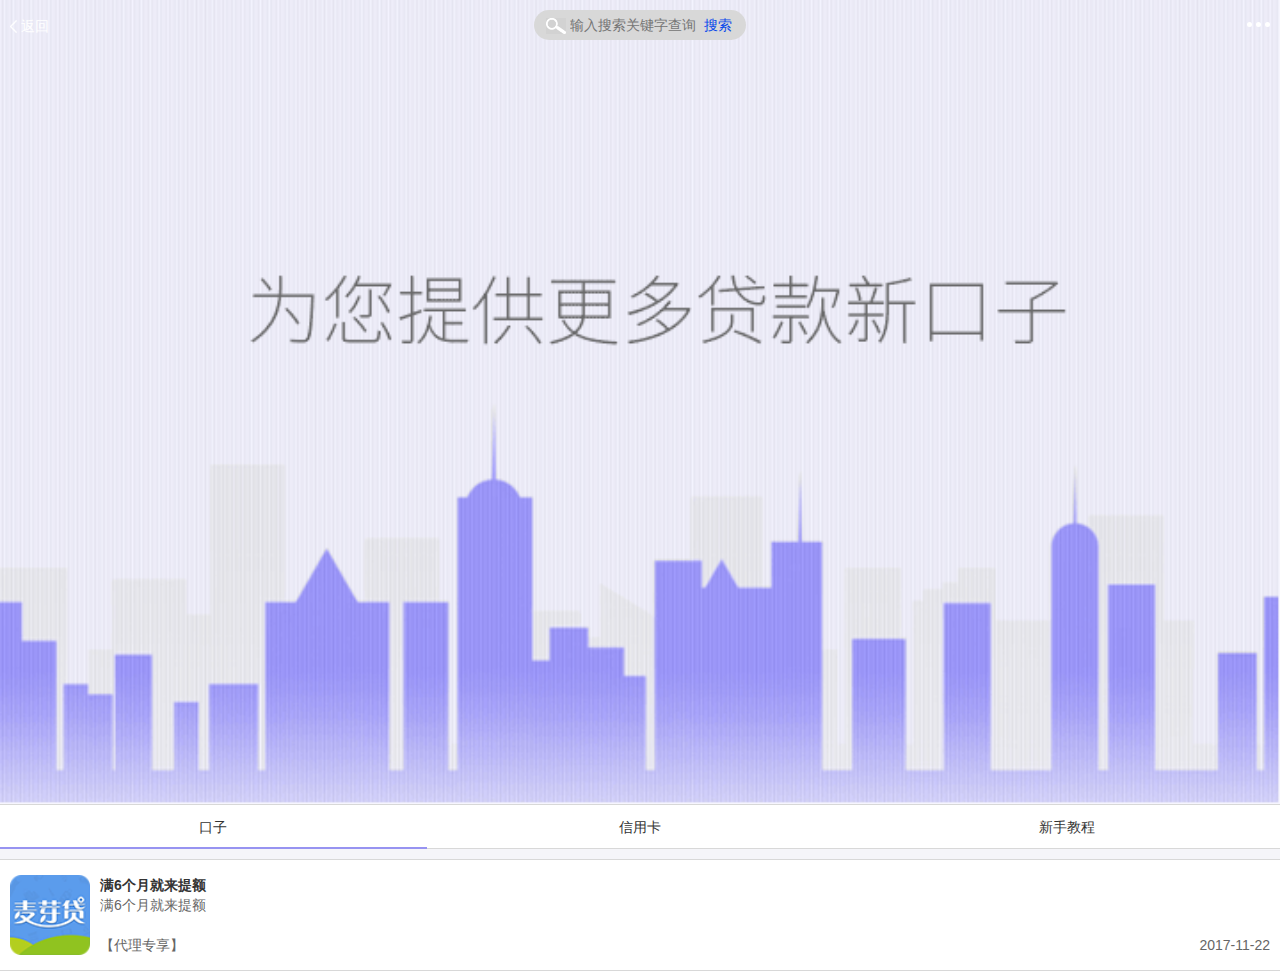
<file: kaka/web/newOpen.html>
<!DOCTYPE html>
<html>

<head>
    <meta charset="utf-8">
    <meta http-equiv="X-UA-Compatible" content="IE=edge,chrome=1">
    <meta name="viewport" content="width=device-width, initial-scale=1.0, maximum-scale=1.0, user-scalable=0">
    <title>最新口子</title>
    <meta name="description" content="">
    <meta name="keywords" content="">
    <link href="../css/base.css" rel="stylesheet">
    <link href="../module/bootstrap/css/bootstrap.min.css" rel="stylesheet">
</head>

<body>
    <div class="backcolor newopen">
        <div id="J_walletbox" class="slebox">
            <img id="J_wallet" class="width100 bgnew" src="../images/banner_new.png" alt="">
            <div class="sleti">
                <a class="pull-left link" href="javascript:;">
	                <img src="../images/back_icon.png" alt="">
	                <span>返回</span>
	            </a>
                <div class="sle">
                    <form action="">
                        <img class="sleicon" src="../images/sle_icon.png" alt="">
                        <input class="sletxt" type="text" placeholder="输入搜索关键字查询">
                        <button type="button" class="slebtn">搜索</button>
                    </form>
                </div>
                <div class="pull-right info">
                    <span></span>
                    <span></span>
                    <span></span>
                </div>
            </div>
        </div>
        <div id="J_sleti" class="tibox">
            <div class="li on" data-key="">口子</div>
            <div class="li" data-key="">信用卡</div>
            <div class="li" data-key="">新手教程</div>
        </div>
        <ul id="J_openbox" class="lisbox">
            <li>
                <img class="pull-left liimg" src="../images/photo.png" alt="">
                <div class="pull-left liinfo">
                    <div class="ti">满6个月就来提额</div>
                    <div class="info">满6个月就来提额</div>
                    <div>
                        <span class="pull-left type">【代理专享】</span>
                        <span class="pull-right date">2017-11-22</span>
                    </div>
                </div>
            </li>
        </ul>
    </div>
    <script src="../js/jquery-3.2.1.min.js"></script>
    <script src="../js/base.js"></script>
</body>

</html>
</file>
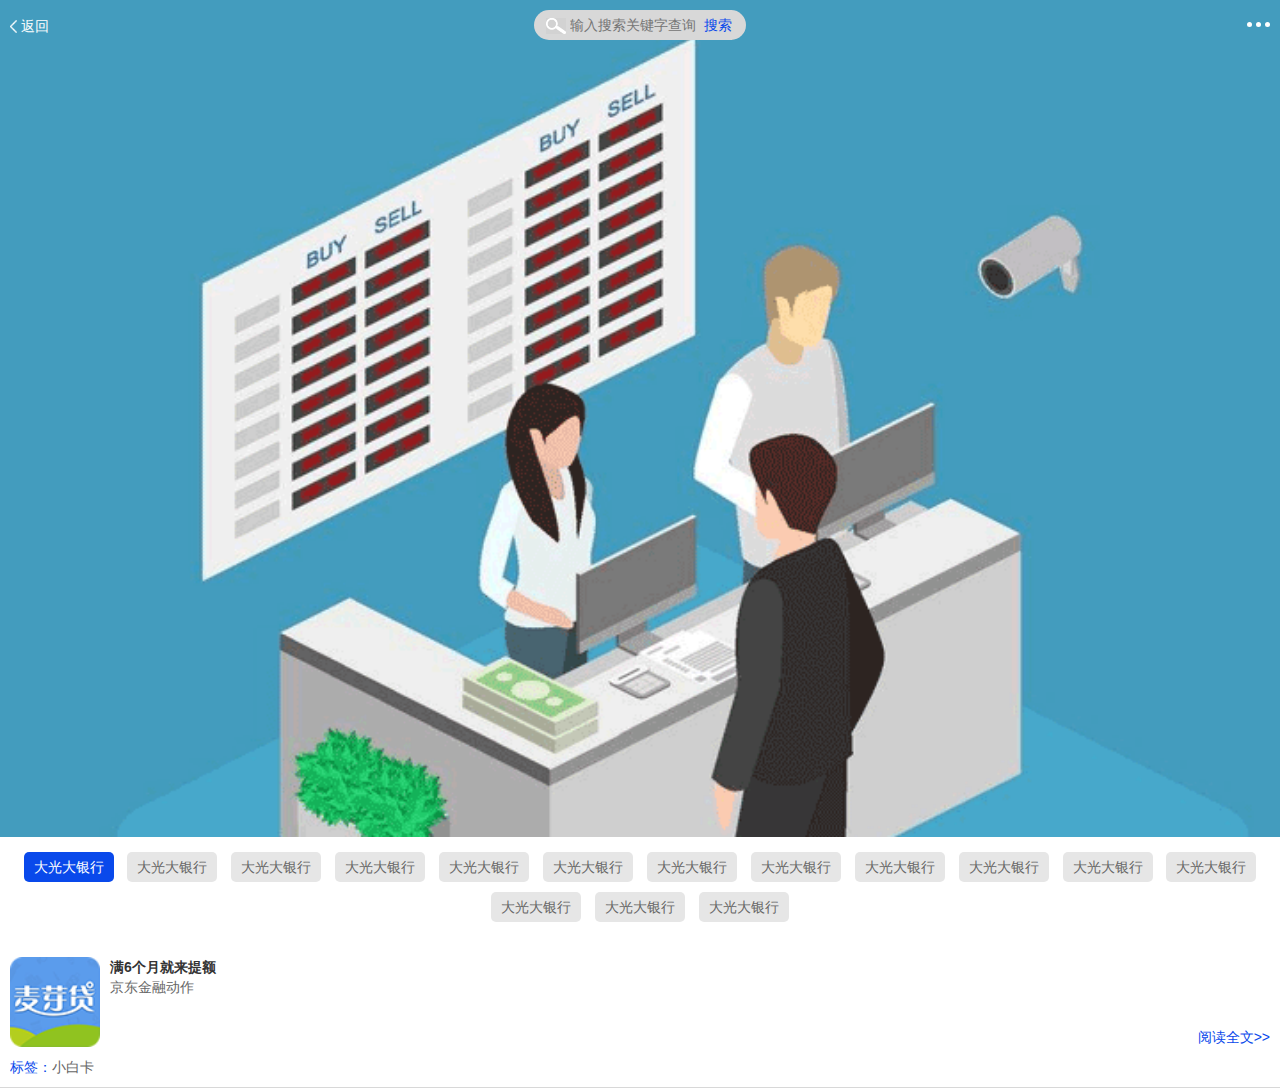
<file: kaka/web/technology.html>
<!DOCTYPE html>
<html>

<head>
    <meta charset="utf-8">
    <meta http-equiv="X-UA-Compatible" content="IE=edge,chrome=1">
    <meta name="viewport" content="width=device-width, initial-scale=1.0, maximum-scale=1.0, user-scalable=0">
    <title>技术大全</title>
    <meta name="description" content="">
    <meta name="keywords" content="">
    <link href="../css/base.css" rel="stylesheet">
    <link href="../module/bootstrap/css/bootstrap.min.css" rel="stylesheet">
</head>

<body>
    <div class="backcolor newopen">
        <div id="J_walletbox" class="slebox">
            <img id="J_wallet" class="width100 bgnew" src="../images/banner_tec.png" alt="">
            <div class="sleti">
                <a class="pull-left link" href="javascript:;">
                    <img src="../images/back_icon.png" alt="">
                    <span>返回</span>
                </a>
                <div class="sle">
                    <img class="sleicon" src="../images/sle_icon.png" alt="">
                    <input class="sletxt" type="text" placeholder="输入搜索关键字查询">
                    <button type="button" class="slebtn">搜索</button>
                </div>
                <div class="pull-right info">
                    <span></span>
                    <span></span>
                    <span></span>
                </div>
            </div>
        </div>
        <ul id="J_iconbox" class="iconbox">
            <li class="on" data-key="">大光大银行</li>
            <li data-key="">大光大银行</li>
            <li data-key="">大光大银行</li>
            <li data-key="">大光大银行</li>
            <li data-key="">大光大银行</li>
            <li data-key="">大光大银行</li>
            <li data-key="">大光大银行</li>
            <li data-key="">大光大银行</li>
            <li data-key="">大光大银行</li>
            <li data-key="">大光大银行</li>
            <li data-key="">大光大银行</li>
            <li data-key="">大光大银行</li>
            <li data-key="">大光大银行</li>
            <li data-key="">大光大银行</li>
            <li data-key="">大光大银行</li>
        </ul>
        <ul id="J_tecbox" class="tecbox">
            <li>
                <img class="pull-left liimg" src="../images/photo.png" alt="">
                <div class="pull-left liinfo">
                    <div class="ti">满6个月就来提额</div>
                    <div class="info">京东金融动作</div>
                    <div class="link">
                        <a href="javascript:;">阅读全文>></a>
                    </div>
                </div>
                <div class="tip"><span>标签：</span>小白卡</div>
            </li>
        </ul>
    </div>
    <script src="../js/jquery-3.2.1.min.js" charset="utf-8"></script>
    <script src="../module/layui/layui.js" charset="utf-8"></script>
    <script src="../js/base.js"></script>
</body>

</html>
</file>
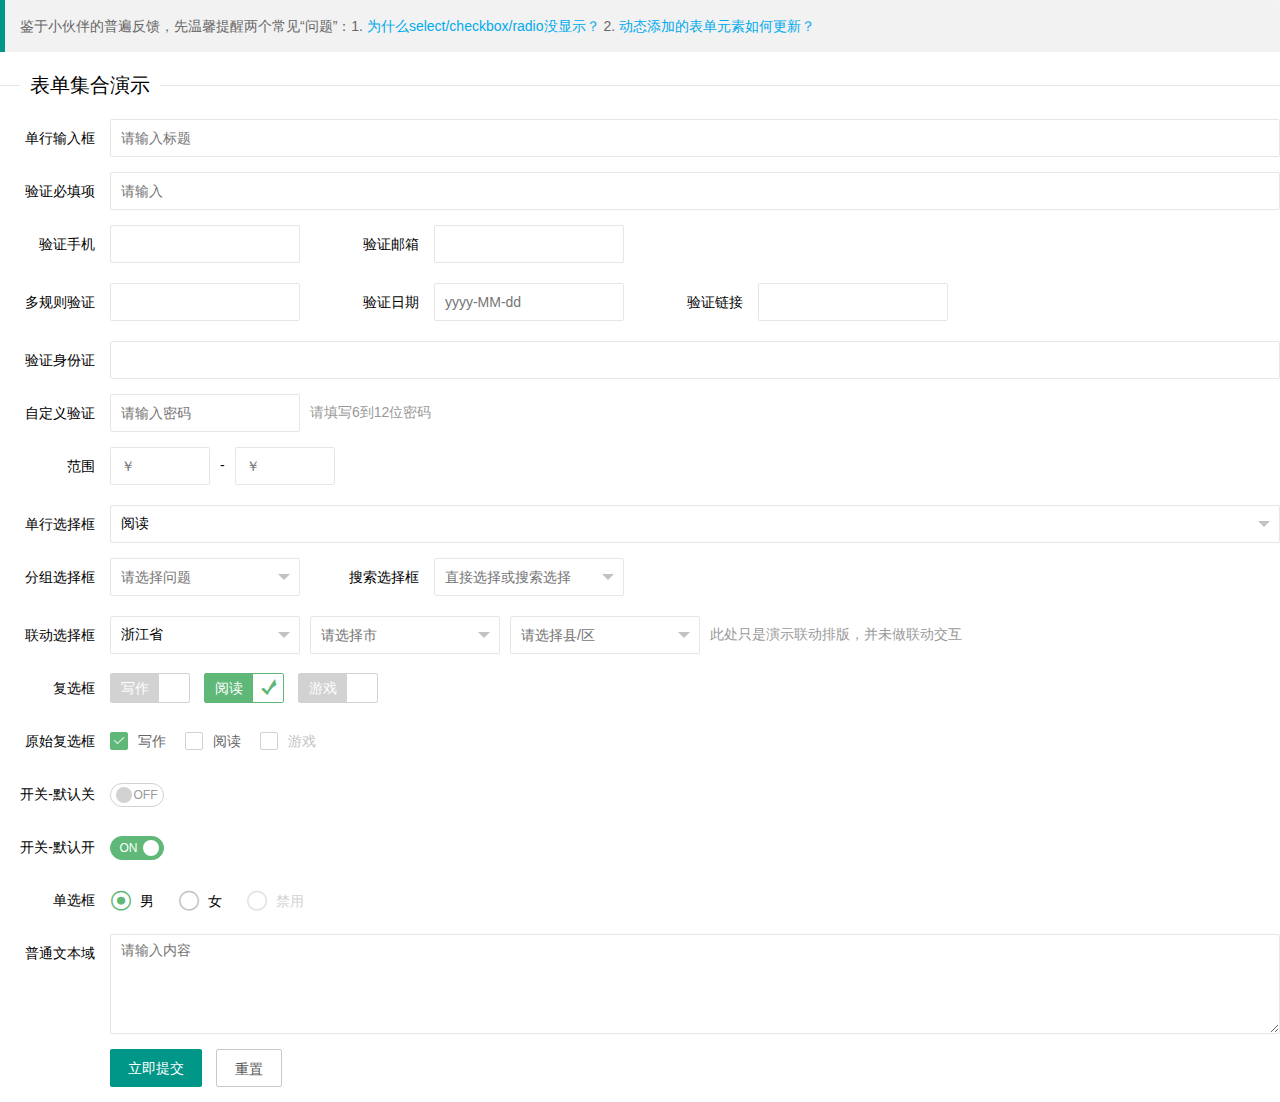
<file: kaka/web/test.html>
<!DOCTYPE html>
<html>
<head>
  <meta charset="utf-8">
  <title>layui</title>
  <meta name="renderer" content="webkit">
  <meta http-equiv="X-UA-Compatible" content="IE=edge,chrome=1">
  <meta name="viewport" content="width=device-width, initial-scale=1, maximum-scale=1">
  <link rel="stylesheet" href="../module/layui/css/layui.css"  media="all">
  <!-- 注意：如果你直接复制所有代码到本地，上述css路径需要改成你本地的 -->
</head>
<body>

<blockquote class="layui-elem-quote layui-text">
  鉴于小伙伴的普遍反馈，先温馨提醒两个常见“问题”：1. <a href="/doc/base/faq.html#form" target="_blank">为什么select/checkbox/radio没显示？</a> 2. <a href="/doc/modules/form.html#render" target="_blank">动态添加的表单元素如何更新？</a>
</blockquote>

<fieldset class="layui-elem-field layui-field-title" style="margin-top: 20px;">
  <legend>表单集合演示</legend>
</fieldset>

<form class="layui-form" action="">
  <div class="layui-form-item">
    <label class="layui-form-label">单行输入框</label>
    <div class="layui-input-block">
      <input type="text" name="title" lay-verify="title" autocomplete="off" placeholder="请输入标题" class="layui-input">
    </div>
  </div>
  <div class="layui-form-item">
    <label class="layui-form-label">验证必填项</label>
    <div class="layui-input-block">
      <input type="text" name="username" lay-verify="required" placeholder="请输入" autocomplete="off" class="layui-input">
    </div>
  </div>

  <div class="layui-form-item">
    <div class="layui-inline">
      <label class="layui-form-label">验证手机</label>
      <div class="layui-input-inline">
        <input type="tel" name="phone" lay-verify="required|phone" autocomplete="off" class="layui-input">
      </div>
    </div>
    <div class="layui-inline">
      <label class="layui-form-label">验证邮箱</label>
      <div class="layui-input-inline">
        <input type="text" name="email" lay-verify="email" autocomplete="off" class="layui-input">
      </div>
    </div>
  </div>

  <div class="layui-form-item">
    <div class="layui-inline">
      <label class="layui-form-label">多规则验证</label>
      <div class="layui-input-inline">
        <input type="text" name="number" lay-verify="required|number" autocomplete="off" class="layui-input">
      </div>
    </div>
    <div class="layui-inline">
      <label class="layui-form-label">验证日期</label>
      <div class="layui-input-inline">
        <input type="text" name="date" id="date" lay-verify="date" placeholder="yyyy-MM-dd" autocomplete="off" class="layui-input">
      </div>
    </div>
    <div class="layui-inline">
      <label class="layui-form-label">验证链接</label>
      <div class="layui-input-inline">
        <input type="tel" name="url" lay-verify="url" autocomplete="off" class="layui-input">
      </div>
    </div>
  </div>

  <div class="layui-form-item">
    <label class="layui-form-label">验证身份证</label>
    <div class="layui-input-block">
      <input type="text" name="identity" lay-verify="identity" placeholder="" autocomplete="off" class="layui-input">
    </div>
  </div>
  <div class="layui-form-item">
    <label class="layui-form-label">自定义验证</label>
    <div class="layui-input-inline">
      <input type="password" name="password" lay-verify="pass" placeholder="请输入密码" autocomplete="off" class="layui-input">
    </div>
    <div class="layui-form-mid layui-word-aux">请填写6到12位密码</div>
  </div>

  <div class="layui-form-item">
    <div class="layui-inline">
      <label class="layui-form-label">范围</label>
      <div class="layui-input-inline" style="width: 100px;">
        <input type="text" name="price_min" placeholder="￥" autocomplete="off" class="layui-input">
      </div>
      <div class="layui-form-mid">-</div>
      <div class="layui-input-inline" style="width: 100px;">
        <input type="text" name="price_max" placeholder="￥" autocomplete="off" class="layui-input">
      </div>
    </div>
  </div>

  <div class="layui-form-item">
    <label class="layui-form-label">单行选择框</label>
    <div class="layui-input-block">
      <select name="interest" lay-filter="aihao">
        <option value=""></option>
        <option value="0">写作</option>
        <option value="1" selected="">阅读</option>
        <option value="2">游戏</option>
        <option value="3">音乐</option>
        <option value="4">旅行</option>
      </select>
    </div>
  </div>


  <div class="layui-form-item">
    <div class="layui-inline">
      <label class="layui-form-label">分组选择框</label>
      <div class="layui-input-inline">
        <select name="quiz">
          <option value="">请选择问题</option>
          <optgroup label="城市记忆">
            <option value="你工作的第一个城市">你工作的第一个城市</option>
          </optgroup>
          <optgroup label="学生时代">
            <option value="你的工号">你的工号</option>
            <option value="你最喜欢的老师">你最喜欢的老师</option>
          </optgroup>
        </select>
      </div>
    </div>
    <div class="layui-inline">
      <label class="layui-form-label">搜索选择框</label>
      <div class="layui-input-inline">
        <select name="modules" lay-verify="required" lay-search="">
          <option value="">直接选择或搜索选择</option>
          <option value="1">layer</option>
          <option value="2">form</option>
          <option value="3">layim</option>
          <option value="4">element</option>
          <option value="5">laytpl</option>
          <option value="6">upload</option>
          <option value="7">laydate</option>
          <option value="8">laypage</option>
          <option value="9">flow</option>
          <option value="10">util</option>
          <option value="11">code</option>
          <option value="12">tree</option>
          <option value="13">layedit</option>
          <option value="14">nav</option>
          <option value="15">tab</option>
          <option value="16">table</option>
          <option value="17">select</option>
          <option value="18">checkbox</option>
          <option value="19">switch</option>
          <option value="20">radio</option>
        </select>
      </div>
    </div>
  </div>

  <div class="layui-form-item">
    <label class="layui-form-label">联动选择框</label>
    <div class="layui-input-inline">
      <select name="quiz1">
        <option value="">请选择省</option>
        <option value="浙江" selected="">浙江省</option>
        <option value="你的工号">江西省</option>
        <option value="你最喜欢的老师">福建省</option>
      </select>
    </div>
    <div class="layui-input-inline">
      <select name="quiz2">
        <option value="">请选择市</option>
        <option value="杭州">杭州</option>
        <option value="宁波" disabled="">宁波</option>
        <option value="温州">温州</option>
        <option value="温州">台州</option>
        <option value="温州">绍兴</option>
      </select>
    </div>
    <div class="layui-input-inline">
      <select name="quiz3">
        <option value="">请选择县/区</option>
        <option value="西湖区">西湖区</option>
        <option value="余杭区">余杭区</option>
        <option value="拱墅区">临安市</option>
      </select>
    </div>
    <div class="layui-form-mid layui-word-aux">此处只是演示联动排版，并未做联动交互</div>
  </div>

  <div class="layui-form-item">
    <label class="layui-form-label">复选框</label>
    <div class="layui-input-block">
      <input type="checkbox" name="like[write]" title="写作">
      <input type="checkbox" name="like[read]" title="阅读" checked="">
      <input type="checkbox" name="like[game]" title="游戏">
    </div>
  </div>

  <div class="layui-form-item" pane="">
    <label class="layui-form-label">原始复选框</label>
    <div class="layui-input-block">
      <input type="checkbox" name="like1[write]" lay-skin="primary" title="写作" checked="">
      <input type="checkbox" name="like1[read]" lay-skin="primary" title="阅读">
      <input type="checkbox" name="like1[game]" lay-skin="primary" title="游戏" disabled="">
    </div>
  </div>

  <div class="layui-form-item">
    <label class="layui-form-label">开关-默认关</label>
    <div class="layui-input-block">
      <input type="checkbox" name="close" lay-skin="switch" lay-text="ON|OFF">
    </div>
  </div>
  <div class="layui-form-item">
    <label class="layui-form-label">开关-默认开</label>
    <div class="layui-input-block">
      <input type="checkbox" checked="" name="open" lay-skin="switch" lay-filter="switchTest" lay-text="ON|OFF">
    </div>
  </div>
  <div class="layui-form-item">
    <label class="layui-form-label">单选框</label>
    <div class="layui-input-block">
      <input type="radio" name="sex" value="男" title="男" checked="">
      <input type="radio" name="sex" value="女" title="女">
      <input type="radio" name="sex" value="禁" title="禁用" disabled="">
    </div>
  </div>
  <div class="layui-form-item layui-form-text">
    <label class="layui-form-label">普通文本域</label>
    <div class="layui-input-block">
      <textarea placeholder="请输入内容" class="layui-textarea"></textarea>
    </div>
  </div>
  <!--<div class="layui-form-item layui-form-text">
    <label class="layui-form-label">编辑器</label>
    <div class="layui-input-block">
      <textarea class="layui-textarea layui-hide" name="content" lay-verify="content" id="LAY_demo_editor"></textarea>
    </div>
  </div>-->
  <div class="layui-form-item">
    <div class="layui-input-block">
      <button class="layui-btn" lay-submit="" lay-filter="demo1">立即提交</button>
      <button type="reset" class="layui-btn layui-btn-primary">重置</button>
    </div>
  </div>
</form>


<script src="../module/layui/layui.js" charset="utf-8"></script>
<!-- 注意：如果你直接复制所有代码到本地，上述js路径需要改成你本地的 -->
<script>
layui.use(['form', 'layedit', 'laydate'], function(){
  var form = layui.form
  ,layer = layui.layer
  ,layedit = layui.layedit
  ,laydate = layui.laydate;

  //日期
  laydate.render({
    elem: '#date'
  });
  laydate.render({
    elem: '#date1'
  });

  //创建一个编辑器
  var editIndex = layedit.build('LAY_demo_editor');

  //自定义验证规则
  form.verify({
    title: function(value){
      if(value.length < 5){
        return '标题至少得5个字符啊';
      }
    }
    ,pass: [/(.+){6,12}$/, '密码必须6到12位']
    ,content: function(value){
      layedit.sync(editIndex);
    }
  });

  //监听指定开关
  form.on('switch(switchTest)', function(data){
    layer.msg('开关checked：'+ (this.checked ? 'true' : 'false'), {
      offset: '6px'
    });
    layer.tips('温馨提示：请注意开关状态的文字可以随意定义，而不仅仅是ON|OFF', data.othis)
  });

  //监听提交
  form.on('submit(demo1)', function(data){
    layer.alert(JSON.stringify(data.field), {
      title: '最终的提交信息'
    })
    return false;
  });


});
</script>

</body>
</html>
</file>
<file: kaka/css/base.css>
@charset "UTF-8";

/**
*
* @authors C
* @date    2017-11-14
* @version 1.0
*/

* {
    margin: 0;
    padding: 0;
}

body {
	font-size: 14px;
}

input,button {
    border: 0;
    outline: none;
}

a:link {
    text-decoration: none;
}

ul li {
    list-style-type: none;
}

/** public **/
.width100 {
	width: 100%;
}

.ov-hidden {
	overflow: hidden;
}

.backcolor {
	background: #f5f5f9;
	width: 100%;
	height: 100%;
	position: absolute;
	z-index: -1;
}

.c-red {
	color: red;
}

.backbox {
	font-size: 14px;
	background: #0949eb;
	height: 40px;
	line-height: 40px;
	color: #fff;
}

.backbox a {
	color: #fff;
	position: absolute;
	display: inline-block;
}

.backbox a img {
	width: 7px;
	margin: -2px 0 0 10px;
}

.backbox .ti {
	position: absolute;
	width: 100%;
	text-align: center;
}

.backbox .info {
	position: absolute;
	right: 10px;
}

.backbox .info span {
	display: inline-block;
	width: 5px;
	height: 5px;
	border-radius: 50%;
	background: #fff;
}

/** 个人后台 **/
.backbox {
	height: 130px;
	position: absolute;
    width: 100%;
    z-index: -3;
}

.backbox.common {
	height: 44px;
	position: initial;
    width: 100%;
    z-index: -3;
}

.backper .user_li {
	overflow: hidden;
	margin-top: 70px;
}

.backper .user_li .bg_user {
	position: absolute;
    left: 0;
    z-index: -1;
    height: 122px;
}

.backper .user_li .userbox {
	overflow: hidden;
	padding: 20px 7% 0;
	height: 122px;
}

.backper .user_li .userbox .photo {
	width: 60px;
	height: 60px;
	border-radius: 50%;
	margin-right: 10px;
}

.backper .user_li .userbox .userti {
	margin: 10px 0 5px;
}

.backper .user_li .userbox .userto {
	width: 10px;
	margin-top: 30px;
}

.backper .user_li .userbox .userinfo {
	margin-top: 10px;
	overflow: hidden;
}

.backper .user_li .userbox .userinfo .partner {
	width: 49%;
	text-align: center;
}

.backper .user_li .userbox .userinfo .income {
	width: 49%;
	text-align: center;
}

.backper .fun_li {
	text-align: center;
	overflow: hidden;
}

.backper .fun_li .bg_lis {
	position: absolute;
    left: 0;
    z-index: -1;
    height: 120px;
}

.backper .fun_li li {
	display: inline-table;
	width: 20%;
}

.backper .fun_li li img {
	width: 30px;
}

.backper .fun_li li p {
	font-size: 12px;
}

.backper .bu_li {
	border-top: 1px solid #d8d8d8;
	border-bottom: 1px solid #d8d8d8;
	overflow: hidden;
	margin-top: 10px;
	background: #fff;
}

.backper .bu_li li {
	margin-left: 20px;
	overflow: hidden;
}

.backper .bu_li li .liti {
	border-top: 1px solid #d8d8d8;
	overflow: hidden;
	padding: 10px;
	margin-top: 0px;
}

.backper .bu_li li:nth-child(1) .liti {
	border-top: none;
}

.backper .bu_li li .ti_icon {
	width: 26px;
	margin-top: 10px;
}

.backper .bu_li li .ti {
	font-size: 16px;
}

.backper .bu_li li .to_icon {
	width: 10px;
}

/** 银行快贷 **/
.bankl_li li {
	box-shadow: 1px 2px 5px #888888;
    width: 90%;
    border-radius: 7px;
    height: 109px;
    overflow: hidden;
    margin: 20px auto 0;
    background: #fff;
}

.bankl_li .tibox {
	overflow: hidden;
	padding: 10px 0;
}

.bankl_li .tibox .tagimg {
	width: 60px;
    margin-left: 15px;
}

.bankl_li .tibox .ti {
	font-size: 22px;
    margin-left: 10px;
    line-height: 60px;
}

.bankl_li .tibox .to {
	width: 12px;
    margin: 17px 15px 0 0;
}

.bankl_li .info {
	color: #fff;
	background: linear-gradient(to bottom, #094aed, #227dfa);
	overflow: hidden;
	line-height: 30px;
	font-size: 12px;
	padding: 0 15px;
}

/** 我要办卡 **/
.crecard .bankli {
	background: #fff;
	overflow: hidden;
	margin-top: 15px;
}

.crecard .bankli li {
	width: 50%;
	float: left;
	border-bottom: 1px solid #d8d8d8;
	padding: 15px 0 15px 10px;
}

.crecard .bankli li:nth-child(2n-1) {
	border-right: 1px solid #d8d8d8;
}

.crecard .bankli li img {
	width: 50px;
}

.banktip {
	position: fixed;
	bottom: 0;
	width: 100%;
	border-top: 1px solid #d8d8d8;
	text-align: center;
	padding: 10px 0;
	height: 60px;
	background: #fff;
	margin-bottom: 0;
}

.banktip li {
	width: 50%;
	float: left;
}

.banktip li img {
	width: 26px;
}

/** 信用卡代还 **/
.generbox {
	background: #fff;
	margin-top: 10px;
	overflow: hidden;
	border-top: 1px solid #d8d8d8;
}

.generbox li {
	padding: 15px 0;
	overflow: hidden;
	border-bottom: 1px solid #d8d8d8;
}

.generbox li img {
	width: 60px;
	margin: 6px 0 0 10px;
	position: absolute;
}

.generbox li .infobox {
	width: 100%;
	padding:0 10px 0 80px;
}

.generbox li .infobox .ti {
	font-weight: bold;
	font-size: 16px;
}

.generbox li .infobox .info {
	padding: 5px 0;
}

.generbox li .infobox span {
	color: red;
}

/** 购买会员 **/
.buymen .tip {
	height: 60px;
	line-height: 60px;
	overflow: hidden;
	padding: 0 20px;
	background: #fff;
}

.buymen .tip .num {
	color: #ff0000;
	font-size: 30px;
	font-weight: bold;
}

.buymen .tip .count {
	color: #666666;
}

.buymen .detailbox {
	margin-top: 10px;
	background: #fff;
	overflow: hidden;
	border-top: 1px solid #d8d8d8;
}

.buymen .detailbox li {
	overflow: hidden;
	padding: 10px 0;
	min-height: 100px;
	border-bottom: 1px solid #d8d8d8;
}

.buymen .detailbox .buyicon {
	position: absolute;
	border-radius: 50%;
	margin-left: 10px;
	width: 60px;
}

.buymen .detailbox .buyinfo {
	width: 100%;
	padding: 0 10px 0 80px;
}

.buymen .detailbox .buyinfo .ti {
	font-weight: bold;
	margin: 0;
}

.buymen .detailbox .buyinfo .info {
	margin: 0;
	min-height: 40px;
}

.buymen .detailbox .buyinfo .date {
	text-align: right;
	color: #dddddd;
}

.buymen .buybtn {
	position: fixed;
	width: 100%;
	bottom: 0;
	color: #fff;
	text-align: center;
	height: 44px;
	line-height: 44px;
	background: #0949eb;
}

/** 我的钱包 **/
.mwallet .detailbox {
	color: #fff;
	display: inline-table;
	width: 100%;
	margin-top: 70px;
}

.mwallet .detailbox img {
	position: absolute;
	z-index: -1;
}

.mwallet .detailbox .walletbox {
	padding: 5%;
}

.mwallet .detailbox .walletbox .wtop {
	display: inline-table;
	height: 50%;
	width: 100%;
}

.mwallet .detailbox .walletbox .wbottom {
	display: inline-table;
	height: 50%;
}

.mwallet .detailbox .walletbox p {
	margin: 0;
}

.mwallet .detailbox .walletbox .allnum {
	font-size: 26px;
}

.mwallet .detailbox .walletbox .allti {
	font-size: 16px;
	margin-bottom: 15px;
}

.mwallet .detailbox .walletbox .otli {
	width: 48%;
}

.mwallet .detailbox .walletbox .borderli {
	font-size: 32px;
}

.mwallet .detailbox .walletbox .bli {
	width: 48%;
}

.mwallet .liti {
	background: #fff;
	border-top: 1px solid #d8d8d8;
	border-right: 1px solid #d8d8d8;
	border-left: 1px solid #d8d8d8;
	overflow: hidden;
}

.mwallet .liti .check {
	width: 33.33%;
	float: left;
	text-align: center;
	line-height: 44px;
	border-bottom: 1px solid #d8d8d8;
}

.mwallet .liti .check.on {
	border-bottom: 2px solid blue;
}

.mwallet .lis {
	background: #fff;
}

.mwallet .lis li {
	width: 100%;
	border-bottom: 1px solid #d8d8d8;
	padding: 15px 30px;
	overflow: hidden;
}

.mwallet .lis li .info {
	margin: 0;
}

.mwallet .lis li .date {
	color: #dddddd;
	margin: 0;
}

.mwallet .lis li .num {
	font-size: 24px;
	line-height: 40px;
}

/** 精准借贷 **/
.credit .bg_lis {
	position: absolute;
    left: 0;
    z-index: -1;
}

.credit .tibox {
	text-align: center;
    overflow: hidden;
}

.credit .tibox ul {
	margin: 0;
}

.credit .tibox ul li {
	display: inline-table;
    width: 20%;
    margin-top: 8px;
}

.credit .tibox ul li img {
	width: 30px;
}

.credit .tibox ul li p {
    font-size: 12px;
    margin: 5px 0 0 0;
}

.credit .slebox {
	background: #fff;
	overflow: hidden;
	text-align: center;
}

.credit .slebox ul li {
	width: 30%;
	display: inline-table;
	border: 1px solid #d8d8d8;
}

.credit .slebox ul li .iconli {
	width: 40px;
}

.credit .slebox ul li .ti {
	font-size: 14px;
}

.credit .slebox ul li .num {
	font-size: 12px;
}

.credit .slebox ul li .count {
	font-size: 12px;
}

/** 最新口子 **/
.newopen .slebox .bgnew {
	position: absolute;
	z-index: -1;
}

.newopen .slebox .sleti {
	width: 100%;
	height: 44px;
	line-height: 44px;
	padding-top: 10px;
}

.newopen .slebox .sleti .link {
	color: #fff;
    position: absolute;
	top: 4px;
}

.newopen .slebox .sleti .link img {
	width: 7px;
    margin: -2px 0 0 10px;
}

.newopen .slebox .sleti .sle {
	width: 212px;
	height: 30px;
	line-height: 30px;
	margin: 0 auto;
	background: #d8d8d8;
	border-radius: 22px;
}

.newopen .slebox .sleti .sle .sleicon {
	width: 20px;
	margin-left: 12px;
}

.newopen .slebox .sleti .sle .sletxt {
	background: #d8d8d8;
	width:130px;
}

.newopen .slebox .sleti .sle .slebtn {
	background: #d8d8d8;
	color: #0949eb;
}

.newopen .slebox .sleti .info {
	position: absolute;
	right: 10px;
	top: 0;
}

.newopen .slebox .sleti .info span {
	display: inline-block;
    width: 5px;
    height: 5px;
    border-radius: 50%;
    background: #fff;
}

.newopen .tibox {
	width: 100%;
	border-top: 1px solid #d8d8d8;
	overflow: hidden;
}

.newopen .tibox div {
	border-bottom: 1px solid #d8d8d8;
	width: 33.33%;
	float: left;
	height: 44px;
	line-height: 44px;
	background: #fff;
	text-align: center;
}

.newopen .tibox div.on {
	border-bottom: 2px solid #9793f1;
}

.newopen .lisbox {
	background: #fff;
	overflow: hidden;
	margin-top: 10px;
	border-top: 1px solid #d8d8d8;
}

.newopen .lisbox li {
	border-bottom: 1px solid #d8d8d8;
	overflow: hidden;
	padding: 15px 10px;
}

.newopen .lisbox li .liimg {
	width: 80px;
	position: absolute;
	left: 10px;
}

.newopen .lisbox li .liinfo {
	padding-left: 90px;
	width: 100%
}

.newopen .lisbox li .ti {
	font-size: 14px;
	font-weight: bold;
}

.newopen .lisbox li .info {
	font-size: 14px;
	min-height: 40px;
	color: #666666;
}

.newopen .lisbox li .type {
	color: #666666;
}

.newopen .lisbox li .date {
	color: #666666;
}

/** 信息填写 **/
.addinfobox {
	background: linear-gradient(to bottom, #9cc6fe, #3b64ee);
	width: 100%;
	height: 100%;
	font-size: 16px;
}

.addinfobox .backbox {
	background: none;
}

.addinfobox .formbox {
	padding: 15px;
}

.addinfobox .formbox .bginfo {
	position: absolute;
	background: #fff;
}

.addinfobox .formbox .libox {
	background: url(../images/bg_info.png);
	padding: 20px 10px;
	border-radius: 10px;
}

.addinfobox .formbox .libox .li {
	height: 30px;
	line-height: 30px;
	margin-bottom: 14px;
}

.addinfobox .formbox .libox .li .ti {
	position: absolute;
	width: 103px;
	text-align: right;
	color: #fff;
}

.addinfobox .formbox .libox .li .detail {
	margin-left: 110px;
}

.addinfobox .formbox .libox .li .detail .layui-form-radio {
	margin: 5px 0 0;
}

.addinfobox .formbox .libox .li .detail .layui-inline {
	width: 100%;
}

.addinfobox .formbox .libox .li .detail .layui-inline .layui-input-inline {
	width: 100%;
}

.addinfobox .formbox .libox .li .detail span {
	color: #fff;
}

.addinfobox .formbox .libox .li .detail input {
	background: none;
	border-bottom: 1px solid #fff;
	font-size: 14px;
	color: #fff;
	width: 100%;
}

.addinfobox .formbox .libox .li .detail input::-webkit-input-placeholder {
	color: #bfd6fe;
}

.addinfobox .btnbox {
	padding: 15px;
	text-align: center;
}

.addinfobox .btnbox .btn {
	background: linear-gradient(to bottom, #6690fc, #517dfe);
	height: 40px;
	width: 100%;
	margin: 30px 0 100px;
	color: #fff;
	border-radius: 5px;
}

/** 修改信息 **/
.addinfobox .formbox .delibox {
	background: url(../images/bg_info.png);
	border-radius: 5px;
	color: #fff;
}

.addinfobox .formbox .delibox .li {
	height: 46px;
	line-height: 46px;
	border-top: 1px solid #fff;
}

.addinfobox .formbox .delibox .li:nth-child(1) {
	border-top: none;
}

.addinfobox .formbox .delibox .ti {
	position: absolute;
	width: 103px;
	text-align: left;
	color: #fff;
	padding-left: 5px;
}

.addinfobox .formbox .delibox .detail {
	text-align: right;
	padding-right: 5px;
}

.addinfobox .formbox .delibox .detail input {
	text-align: right;
	color: #fff;
	background: none;
}

/** 技术大全 **/
.newopen .iconbox {
	width: 100%;
	text-align: center;
	padding: 10px 0;
	background: #fff;
}

.newopen .iconbox li {
	display: inline-block;
	width: 90px;
	margin: 5px;
	background: #e6e6e6;
	padding: 5px;
	border-radius: 5px;
	color: #666;
}

.newopen .iconbox li.on {
	background: #0949eb;
	color: #fff;
}

.newopen .tecbox {
	background: #fff;
	width: 100%;
	overflow: hidden;
}

.newopen .tecbox li {
	width: 100%;
	border-bottom: 1px solid #d8d8d8;
	padding: 10px 0;
}

.newopen .tecbox li .liimg {
	width: 90px;
	position: absolute;
	left: 10px;
}

.newopen .tecbox li .liinfo {
	width: 100%;
	padding: 0 10px 0 110px;
}

.newopen .tecbox li .liinfo .ti {
	font-weight: bold;
}

.newopen .tecbox li .liinfo .info {
	color: #666666;
	min-height: 40px;
}

.newopen .tecbox li .liinfo .link {
	text-align: right;
	margin-top: 10px;
}

.newopen .tecbox li .liinfo .link a {
	color: #0949eb;
}

.newopen .tecbox li .tip {
	color: #666666;
	margin-left: 10px;
	padding-top: 10px;
	overflow: hidden;
	width: 100%;
}

.newopen .tecbox li .tip span {
	color: #0949eb;
}

/** 文章详情 **/
.ac {
	padding: 20px 30px 50px;
}

.ac .ti {
	font-weight: bold;
	font-size: 16px;
}

.ac .time {
	color: #d8d8d8;
	margin: 20px 0;
}

.ac .info {
	line-height: 24px;
}

.ac .info img {
	margin: 10px 0;
}

/** 代理赚钱 **/
.ag .txtbox {
	width: 100%;
	background: url(../images/ag_bg.png);
	background-size: 100% 100%;
	color: #fff;
	margin-top: -5px;
}

.ag .txtbox p {
	padding: 2% 6%;
	font-size: 14px;
	letter-spacing: 1px;
}

.ag .txtbox span {
	color: red;
}
</file>
<file: kaka/module/layui/css/layui.css>
/** layui-v2.2.2 MIT License By http://www.layui.com */
 .layui-inline,img{display:inline-block;vertical-align:middle}h1,h2,h3,h4,h5,h6{font-weight:400}.layui-edge,.layui-header,.layui-inline,.layui-main{position:relative}.layui-btn,.layui-edge,.layui-inline,img{vertical-align:middle}blockquote,body,button,dd,div,dl,dt,form,h1,h2,h3,h4,h5,h6,input,li,ol,p,pre,td,textarea,th,ul{margin:0;padding:0;-webkit-tap-highlight-color:rgba(0,0,0,0)}a:active,a:hover{outline:0}img{border:none}li{list-style:none}table{border-collapse:collapse;border-spacing:0}h4,h5,h6{font-size:100%}button,input,optgroup,option,select,textarea{font-family:inherit;font-size:inherit;font-style:inherit;font-weight:inherit;outline:0}pre{white-space:pre-wrap;white-space:-moz-pre-wrap;white-space:-pre-wrap;white-space:-o-pre-wrap;word-wrap:break-word}body{line-height:24px;font:14px Helvetica Neue,Helvetica,PingFang SC,\5FAE\8F6F\96C5\9ED1,Tahoma,Arial,sans-serif}hr{height:1px;margin:10px 0;border:0;clear:both}a{color:#333;text-decoration:none}a:hover{color:#777}a cite{font-style:normal;*cursor:pointer}.layui-border-box,.layui-border-box *{box-sizing:border-box}.layui-box,.layui-box *{box-sizing:content-box}.layui-clear{clear:both;*zoom:1}.layui-clear:after{content:'\20';clear:both;*zoom:1;display:block;height:0}.layui-inline{*display:inline;*zoom:1}.layui-edge{display:inline-block;width:0;height:0;border-width:6px;border-style:dashed;border-color:transparent;overflow:hidden}.layui-edge-top{top:-4px;border-bottom-color:#999;border-bottom-style:solid}.layui-edge-right{border-left-color:#999;border-left-style:solid}.layui-edge-bottom{top:2px;border-top-color:#999;border-top-style:solid}.layui-edge-left{border-right-color:#999;border-right-style:solid}.layui-elip{text-overflow:ellipsis;overflow:hidden;white-space:nowrap}.layui-disabled,.layui-icon,.layui-unselect{-moz-user-select:none;-webkit-user-select:none;-ms-user-select:none}.layui-disabled,.layui-disabled:hover{color:#d2d2d2!important;cursor:not-allowed!important}.layui-circle{border-radius:100%}.layui-show{display:block!important}.layui-hide{display:none!important}@font-face{font-family:layui-icon;src:url(../font/iconfont.eot?v=220);src:url(../font/iconfont.eot?v=220#iefix) format('embedded-opentype'),url(../font/iconfont.svg?v=220#iconfont) format('svg'),url(../font/iconfont.woff?v=220) format('woff'),url(../font/iconfont.ttf?v=220) format('truetype')}.layui-icon{font-family:layui-icon!important;font-size:16px;font-style:normal;-webkit-font-smoothing:antialiased;-moz-osx-font-smoothing:grayscale}.layui-main{width:1140px;margin:0 auto}.layui-header{z-index:1000;height:60px}.layui-header a:hover{transition:all .5s;-webkit-transition:all .5s}.layui-side{position:fixed;top:0;bottom:0;z-index:999;width:200px;overflow-x:hidden}.layui-side-scroll{width:220px;height:100%;overflow-x:hidden}.layui-body{position:absolute;left:200px;right:0;top:0;bottom:0;z-index:998;width:auto;overflow:hidden;overflow-y:auto;box-sizing:border-box}.layui-layout-body{overflow:hidden}.layui-layout-admin .layui-header{background-color:#23262E}.layui-layout-admin .layui-side{top:60px;width:200px;overflow-x:hidden}.layui-layout-admin .layui-body{top:60px;bottom:44px}.layui-layout-admin .layui-main{width:auto;margin:0 15px}.layui-layout-admin .layui-footer{position:fixed;left:200px;right:0;bottom:0;height:44px;line-height:44px;padding:0 15px;background-color:#eee}.layui-layout-admin .layui-logo{position:absolute;left:0;top:0;width:200px;height:100%;line-height:60px;text-align:center;color:#009688;font-size:16px}.layui-layout-admin .layui-header .layui-nav{background:0 0}.layui-layout-left{position:absolute!important;left:200px;top:0}.layui-layout-right{position:absolute!important;right:0;top:0}.layui-container{position:relative;margin:0 auto;padding:0 15px;box-sizing:border-box}.layui-fluid{position:relative;margin:0 auto;padding:0 15px}.layui-row:after,.layui-row:before{content:'';display:block;clear:both}.layui-col-lg1,.layui-col-lg10,.layui-col-lg11,.layui-col-lg12,.layui-col-lg2,.layui-col-lg3,.layui-col-lg4,.layui-col-lg5,.layui-col-lg6,.layui-col-lg7,.layui-col-lg8,.layui-col-lg9,.layui-col-md1,.layui-col-md10,.layui-col-md11,.layui-col-md12,.layui-col-md2,.layui-col-md3,.layui-col-md4,.layui-col-md5,.layui-col-md6,.layui-col-md7,.layui-col-md8,.layui-col-md9,.layui-col-sm1,.layui-col-sm10,.layui-col-sm11,.layui-col-sm12,.layui-col-sm2,.layui-col-sm3,.layui-col-sm4,.layui-col-sm5,.layui-col-sm6,.layui-col-sm7,.layui-col-sm8,.layui-col-sm9,.layui-col-xs1,.layui-col-xs10,.layui-col-xs11,.layui-col-xs12,.layui-col-xs2,.layui-col-xs3,.layui-col-xs4,.layui-col-xs5,.layui-col-xs6,.layui-col-xs7,.layui-col-xs8,.layui-col-xs9{position:relative;display:block;box-sizing:border-box}.layui-col-xs1,.layui-col-xs10,.layui-col-xs11,.layui-col-xs12,.layui-col-xs2,.layui-col-xs3,.layui-col-xs4,.layui-col-xs5,.layui-col-xs6,.layui-col-xs7,.layui-col-xs8,.layui-col-xs9{float:left}.layui-col-xs1{width:8.33333333%}.layui-col-xs2{width:16.66666667%}.layui-col-xs3{width:25%}.layui-col-xs4{width:33.33333333%}.layui-col-xs5{width:41.66666667%}.layui-col-xs6{width:50%}.layui-col-xs7{width:58.33333333%}.layui-col-xs8{width:66.66666667%}.layui-col-xs9{width:75%}.layui-col-xs10{width:83.33333333%}.layui-col-xs11{width:91.66666667%}.layui-col-xs12{width:100%}.layui-col-xs-offset1{margin-left:8.33333333%}.layui-col-xs-offset2{margin-left:16.66666667%}.layui-col-xs-offset3{margin-left:25%}.layui-col-xs-offset4{margin-left:33.33333333%}.layui-col-xs-offset5{margin-left:41.66666667%}.layui-col-xs-offset6{margin-left:50%}.layui-col-xs-offset7{margin-left:58.33333333%}.layui-col-xs-offset8{margin-left:66.66666667%}.layui-col-xs-offset9{margin-left:75%}.layui-col-xs-offset10{margin-left:83.33333333%}.layui-col-xs-offset11{margin-left:91.66666667%}.layui-col-xs-offset12{margin-left:100%}@media screen and (max-width:768px){.layui-hide-xs{display:none!important}.layui-show-xs-block{display:block!important}.layui-show-xs-inline{display:inline!important}.layui-show-xs-inline-block{display:inline-block!important}}@media screen and (min-width:768px){.layui-container{width:750px}.layui-hide-sm{display:none!important}.layui-show-sm-block{display:block!important}.layui-show-sm-inline{display:inline!important}.layui-show-sm-inline-block{display:inline-block!important}.layui-col-sm1,.layui-col-sm10,.layui-col-sm11,.layui-col-sm12,.layui-col-sm2,.layui-col-sm3,.layui-col-sm4,.layui-col-sm5,.layui-col-sm6,.layui-col-sm7,.layui-col-sm8,.layui-col-sm9{float:left}.layui-col-sm1{width:8.33333333%}.layui-col-sm2{width:16.66666667%}.layui-col-sm3{width:25%}.layui-col-sm4{width:33.33333333%}.layui-col-sm5{width:41.66666667%}.layui-col-sm6{width:50%}.layui-col-sm7{width:58.33333333%}.layui-col-sm8{width:66.66666667%}.layui-col-sm9{width:75%}.layui-col-sm10{width:83.33333333%}.layui-col-sm11{width:91.66666667%}.layui-col-sm12{width:100%}.layui-col-sm-offset1{margin-left:8.33333333%}.layui-col-sm-offset2{margin-left:16.66666667%}.layui-col-sm-offset3{margin-left:25%}.layui-col-sm-offset4{margin-left:33.33333333%}.layui-col-sm-offset5{margin-left:41.66666667%}.layui-col-sm-offset6{margin-left:50%}.layui-col-sm-offset7{margin-left:58.33333333%}.layui-col-sm-offset8{margin-left:66.66666667%}.layui-col-sm-offset9{margin-left:75%}.layui-col-sm-offset10{margin-left:83.33333333%}.layui-col-sm-offset11{margin-left:91.66666667%}.layui-col-sm-offset12{margin-left:100%}}@media screen and (min-width:992px){.layui-container{width:970px}.layui-hide-md{display:none!important}.layui-show-md-block{display:block!important}.layui-show-md-inline{display:inline!important}.layui-show-md-inline-block{display:inline-block!important}.layui-col-md1,.layui-col-md10,.layui-col-md11,.layui-col-md12,.layui-col-md2,.layui-col-md3,.layui-col-md4,.layui-col-md5,.layui-col-md6,.layui-col-md7,.layui-col-md8,.layui-col-md9{float:left}.layui-col-md1{width:8.33333333%}.layui-col-md2{width:16.66666667%}.layui-col-md3{width:25%}.layui-col-md4{width:33.33333333%}.layui-col-md5{width:41.66666667%}.layui-col-md6{width:50%}.layui-col-md7{width:58.33333333%}.layui-col-md8{width:66.66666667%}.layui-col-md9{width:75%}.layui-col-md10{width:83.33333333%}.layui-col-md11{width:91.66666667%}.layui-col-md12{width:100%}.layui-col-md-offset1{margin-left:8.33333333%}.layui-col-md-offset2{margin-left:16.66666667%}.layui-col-md-offset3{margin-left:25%}.layui-col-md-offset4{margin-left:33.33333333%}.layui-col-md-offset5{margin-left:41.66666667%}.layui-col-md-offset6{margin-left:50%}.layui-col-md-offset7{margin-left:58.33333333%}.layui-col-md-offset8{margin-left:66.66666667%}.layui-col-md-offset9{margin-left:75%}.layui-col-md-offset10{margin-left:83.33333333%}.layui-col-md-offset11{margin-left:91.66666667%}.layui-col-md-offset12{margin-left:100%}}@media screen and (min-width:1200px){.layui-container{width:1170px}.layui-hide-lg{display:none!important}.layui-show-lg-block{display:block!important}.layui-show-lg-inline{display:inline!important}.layui-show-lg-inline-block{display:inline-block!important}.layui-col-lg1,.layui-col-lg10,.layui-col-lg11,.layui-col-lg12,.layui-col-lg2,.layui-col-lg3,.layui-col-lg4,.layui-col-lg5,.layui-col-lg6,.layui-col-lg7,.layui-col-lg8,.layui-col-lg9{float:left}.layui-col-lg1{width:8.33333333%}.layui-col-lg2{width:16.66666667%}.layui-col-lg3{width:25%}.layui-col-lg4{width:33.33333333%}.layui-col-lg5{width:41.66666667%}.layui-col-lg6{width:50%}.layui-col-lg7{width:58.33333333%}.layui-col-lg8{width:66.66666667%}.layui-col-lg9{width:75%}.layui-col-lg10{width:83.33333333%}.layui-col-lg11{width:91.66666667%}.layui-col-lg12{width:100%}.layui-col-lg-offset1{margin-left:8.33333333%}.layui-col-lg-offset2{margin-left:16.66666667%}.layui-col-lg-offset3{margin-left:25%}.layui-col-lg-offset4{margin-left:33.33333333%}.layui-col-lg-offset5{margin-left:41.66666667%}.layui-col-lg-offset6{margin-left:50%}.layui-col-lg-offset7{margin-left:58.33333333%}.layui-col-lg-offset8{margin-left:66.66666667%}.layui-col-lg-offset9{margin-left:75%}.layui-col-lg-offset10{margin-left:83.33333333%}.layui-col-lg-offset11{margin-left:91.66666667%}.layui-col-lg-offset12{margin-left:100%}}.layui-col-space1{margin:-.5px}.layui-col-space1>*{padding:.5px}.layui-col-space3{margin:-1.5px}.layui-col-space3>*{padding:1.5px}.layui-col-space5{margin:-2.5px}.layui-col-space5>*{padding:2.5px}.layui-col-space8{margin:-3.5px}.layui-col-space8>*{padding:3.5px}.layui-col-space10{margin:-5px}.layui-col-space10>*{padding:5px}.layui-col-space12{margin:-6px}.layui-col-space12>*{padding:6px}.layui-col-space15{margin:-7.5px}.layui-col-space15>*{padding:7.5px}.layui-col-space18{margin:-9px}.layui-col-space18>*{padding:9px}.layui-col-space20{margin:-10px}.layui-col-space20>*{padding:10px}.layui-col-space22{margin:-11px}.layui-col-space22>*{padding:11px}.layui-col-space25{margin:-12.5px}.layui-col-space25>*{padding:12.5px}.layui-col-space30{margin:-15px}.layui-col-space30>*{padding:15px}.layui-btn,.layui-input,.layui-select,.layui-textarea,.layui-upload-button{outline:0;-webkit-appearance:none;transition:all .3s;-webkit-transition:all .3s;box-sizing:border-box}.layui-elem-quote{margin-bottom:10px;padding:15px;line-height:22px;border-left:5px solid #009688;border-radius:0 2px 2px 0;background-color:#f2f2f2}.layui-quote-nm{border-style:solid;border-width:1px 1px 1px 5px;background:0 0}.layui-elem-field{margin-bottom:10px;padding:0;border-width:1px;border-style:solid}.layui-elem-field legend{margin-left:20px;padding:0 10px;font-size:20px;font-weight:300}.layui-field-title{margin:10px 0 20px;border-width:1px 0 0}.layui-field-box{padding:10px 15px}.layui-field-title .layui-field-box{padding:10px 0}.layui-progress{position:relative;height:6px;border-radius:20px;background-color:#e2e2e2}.layui-progress-bar{position:absolute;left:0;top:0;width:0;max-width:100%;height:6px;border-radius:20px;text-align:right;background-color:#5FB878;transition:all .3s;-webkit-transition:all .3s}.layui-progress-big,.layui-progress-big .layui-progress-bar{height:18px;line-height:18px}.layui-progress-text{position:relative;top:-18px;line-height:18px;font-size:12px;color:#666}.layui-progress-big .layui-progress-text{position:static;padding:0 10px;color:#fff}.layui-card-header,.layui-colla-title{position:relative;height:42px;color:#333;font-size:14px}.layui-card{margin-bottom:15px;border-radius:2px;background-color:#fff;box-shadow:0 1px 2px 0 rgba(0,0,0,.05)}.layui-card:last-child{margin-bottom:0}.layui-card-header{line-height:42px;padding:0 15px;border-bottom:1px solid #f6f6f6;border-radius:2px 2px 0 0}.layui-card-body{position:relative;padding:10px 15px;line-height:24px}.layui-card-body .layui-table{margin:5px 0}.layui-card .layui-tab{margin:0}.layui-collapse{border-width:1px;border-style:solid;border-radius:2px}.layui-colla-content,.layui-colla-item{border-top-width:1px;border-top-style:solid}.layui-colla-item:first-child{border-top:none}.layui-colla-title{line-height:42px;padding:0 15px 0 35px;background-color:#f2f2f2;cursor:pointer}.layui-colla-content{display:none;padding:10px 15px;line-height:22px;color:#666}.layui-bg-black,.layui-bg-blue,.layui-bg-cyan,.layui-bg-green,.layui-bg-orange,.layui-bg-red{color:#fff!important}.layui-colla-icon{position:absolute;left:15px;top:0;font-size:14px}.layui-bg-red{background-color:#FF5722!important}.layui-bg-orange{background-color:#FFB800!important}.layui-bg-green{background-color:#009688!important}.layui-bg-cyan{background-color:#2F4056!important}.layui-bg-blue{background-color:#1E9FFF!important}.layui-bg-black{background-color:#393D49!important}.layui-bg-gray{background-color:#eee!important;color:#666!important}.layui-badge-rim,.layui-colla-content,.layui-colla-item,.layui-collapse,.layui-elem-field,.layui-form-pane .layui-form-item[pane],.layui-form-pane .layui-form-label,.layui-input,.layui-layedit,.layui-layedit-tool,.layui-quote-nm,.layui-select,.layui-tab-bar,.layui-tab-card,.layui-tab-title,.layui-tab-title .layui-this:after,.layui-textarea{border-color:#e6e6e6}.layui-timeline-item:before,hr{background-color:#e6e6e6}.layui-text{line-height:22px;font-size:14px;color:#666}.layui-text h1,.layui-text h2,.layui-text h3{font-weight:500;color:#333}.layui-text h1{font-size:30px}.layui-text h2{font-size:24px}.layui-text h3{font-size:18px}.layui-text a:not(.layui-btn){color:#01AAED}.layui-text a:not(.layui-btn):hover{text-decoration:underline}.layui-text ul{padding:5px 0 5px 15px}.layui-text ul li{margin-top:5px;list-style-type:disc}.layui-text em,.layui-word-aux{color:#999!important;padding:0 5px!important}.layui-btn{display:inline-block;height:38px;line-height:38px;padding:0 18px;background-color:#009688;color:#fff;white-space:nowrap;text-align:center;font-size:14px;border:none;border-radius:2px;cursor:pointer;-moz-user-select:none;-webkit-user-select:none;-ms-user-select:none}.layui-btn:hover{opacity:.8;filter:alpha(opacity=80);color:#fff}.layui-btn:active{opacity:1;filter:alpha(opacity=100)}.layui-btn+.layui-btn{margin-left:10px}.layui-btn-radius{border-radius:100px}.layui-btn .layui-icon{margin-right:3px;font-size:18px;vertical-align:bottom;vertical-align:middle\9}.layui-btn-primary{border:1px solid #C9C9C9;background-color:#fff;color:#555}.layui-btn-primary:hover{border-color:#009688;color:#333}.layui-btn-normal{background-color:#1E9FFF}.layui-btn-warm{background-color:#FFB800}.layui-btn-danger{background-color:#FF5722}.layui-btn-disabled,.layui-btn-disabled:active,.layui-btn-disabled:hover{border:1px solid #e6e6e6;background-color:#FBFBFB;color:#C9C9C9;cursor:not-allowed;opacity:1}.layui-btn-lg{height:44px;line-height:44px;padding:0 25px;font-size:16px}.layui-btn-sm{height:30px;line-height:30px;padding:0 10px;font-size:12px}.layui-btn-sm i{font-size:16px!important}.layui-btn-xs{height:22px;line-height:22px;padding:0 5px;font-size:12px}.layui-btn-xs i{font-size:14px!important}.layui-btn-group{display:inline-block;vertical-align:middle;font-size:0}.layui-btn-group .layui-btn{margin-left:0!important;margin-right:0!important;border-left:1px solid rgba(255,255,255,.5);border-radius:0}.layui-btn-group .layui-btn-primary{border-left:none}.layui-btn-group .layui-btn-primary:hover{border-color:#C9C9C9;color:#009688}.layui-btn-group .layui-btn:first-child{border-left:none;border-radius:2px 0 0 2px}.layui-btn-group .layui-btn-primary:first-child{border-left:1px solid #c9c9c9}.layui-btn-group .layui-btn:last-child{border-radius:0 2px 2px 0}.layui-btn-group .layui-btn+.layui-btn{margin-left:0}.layui-btn-group+.layui-btn-group{margin-left:10px}.layui-input,.layui-select,.layui-textarea{height:38px;line-height:1.3;line-height:38px\9;border-width:1px;border-style:solid;background-color:#fff;border-radius:2px}.layui-input::-webkit-input-placeholder,.layui-select::-webkit-input-placeholder,.layui-textarea::-webkit-input-placeholder{line-height:1.3}.layui-form-label,.layui-form-mid,.layui-textarea{line-height:20px;position:relative}.layui-input,.layui-textarea{display:block;width:100%;padding-left:10px}.layui-input:hover,.layui-textarea:hover{border-color:#D2D2D2!important}.layui-input:focus,.layui-textarea:focus{border-color:#C9C9C9!important}.layui-textarea{min-height:100px;height:auto;padding:6px 10px;resize:vertical}.layui-select{padding:0 10px}.layui-form input[type=checkbox],.layui-form input[type=radio],.layui-form select{display:none}.layui-form [lay-ignore]{display:initial}.layui-form-item{margin-bottom:15px;clear:both;*zoom:1}.layui-form-item:after{content:'\20';clear:both;*zoom:1;display:block;height:0}.layui-form-label{float:left;display:block;padding:9px 15px;width:80px;font-weight:400;text-align:right}.layui-form-item .layui-inline{margin-bottom:5px;margin-right:10px}.layui-input-block,.layui-input-inline{position:relative}.layui-input-block{margin-left:110px;min-height:36px}.layui-input-inline{display:inline-block;vertical-align:middle}.layui-form-item .layui-input-inline{float:left;width:190px;margin-right:10px}.layui-form-text .layui-input-inline{width:auto}.layui-form-mid{float:left;display:block;padding:8px 0!important;margin-right:10px}.layui-form-danger+.layui-form-select .layui-input,.layui-form-danger:focus{border-color:#FF5722!important}.layui-form-select{position:relative}.layui-form-select .layui-input{padding-right:30px;cursor:pointer}.layui-form-select .layui-edge{position:absolute;right:10px;top:50%;margin-top:-3px;cursor:pointer;border-width:6px;border-top-color:#c2c2c2;border-top-style:solid;transition:all .3s;-webkit-transition:all .3s}.layui-form-select dl{display:none;position:absolute;left:0;top:42px;padding:5px 0;z-index:999;min-width:100%;border:1px solid #d2d2d2;max-height:300px;overflow-y:auto;background-color:#fff;border-radius:2px;box-shadow:0 2px 4px rgba(0,0,0,.12);box-sizing:border-box}.layui-form-select dl dd,.layui-form-select dl dt{padding:0 10px;line-height:36px;white-space:nowrap;overflow:hidden;text-overflow:ellipsis}.layui-form-select dl dt{font-size:12px;color:#999}.layui-form-select dl dd{cursor:pointer}.layui-form-select dl dd:hover{background-color:#f2f2f2}.layui-form-select .layui-select-group dd{padding-left:20px}.layui-form-select dl dd.layui-select-tips{padding-left:10px!important;color:#999}.layui-form-select dl dd.layui-this{background-color:#5FB878;color:#fff}.layui-form-checkbox,.layui-form-select dl dd.layui-disabled{background-color:#fff}.layui-form-selected dl{display:block}.layui-form-checkbox,.layui-form-checkbox *,.layui-form-radio,.layui-form-radio *,.layui-form-switch{display:inline-block;vertical-align:middle}.layui-form-selected .layui-edge{margin-top:-9px;-webkit-transform:rotate(180deg);transform:rotate(180deg);margin-top:-3px\9}:root .layui-form-selected .layui-edge{margin-top:-9px\0/IE9}.layui-form-selectup dl{top:auto;bottom:42px}.layui-select-none{margin:5px 0;text-align:center;color:#999}.layui-select-disabled .layui-disabled{border-color:#eee!important}.layui-select-disabled .layui-edge{border-top-color:#d2d2d2}.layui-form-checkbox{position:relative;height:30px;line-height:28px;margin-right:10px;padding-right:30px;border:1px solid #d2d2d2;cursor:pointer;font-size:0;border-radius:2px;-webkit-transition:.1s linear;transition:.1s linear;box-sizing:border-box}.layui-form-checkbox:hover{border:1px solid #c2c2c2}.layui-form-checkbox span{padding:0 10px;height:100%;font-size:14px;background-color:#d2d2d2;color:#fff;overflow:hidden;white-space:nowrap;text-overflow:ellipsis}.layui-form-checkbox:hover span{background-color:#c2c2c2}.layui-form-checkbox i{position:absolute;right:0;width:30px;color:#fff;font-size:20px;text-align:center}.layui-form-checkbox:hover i{color:#c2c2c2}.layui-form-checked,.layui-form-checked:hover{border-color:#5FB878}.layui-form-checked span,.layui-form-checked:hover span{background-color:#5FB878}.layui-form-checked i,.layui-form-checked:hover i{color:#5FB878}.layui-form-item .layui-form-checkbox{margin-top:4px}.layui-form-checkbox[lay-skin=primary]{height:auto!important;line-height:normal!important;border:none!important;margin-right:0;padding-right:0;background:0 0}.layui-form-checkbox[lay-skin=primary] span{float:right;padding-right:15px;line-height:18px;background:0 0;color:#666}.layui-form-checkbox[lay-skin=primary] i{position:relative;top:0;width:16px;height:16px;line-height:16px;border:1px solid #d2d2d2;font-size:12px;border-radius:2px;background-color:#fff;-webkit-transition:.1s linear;transition:.1s linear}.layui-form-checkbox[lay-skin=primary]:hover i{border-color:#5FB878;color:#fff}.layui-form-checked[lay-skin=primary] i{border-color:#5FB878;background-color:#5FB878;color:#fff}.layui-checkbox-disbaled[lay-skin=primary] span{background:0 0!important;color:#c2c2c2}.layui-checkbox-disbaled[lay-skin=primary]:hover i{border-color:#d2d2d2}.layui-form-item .layui-form-checkbox[lay-skin=primary]{margin-top:10px}.layui-form-switch{position:relative;height:22px;line-height:22px;width:42px;padding:0 5px;margin-top:8px;border:1px solid #d2d2d2;border-radius:20px;cursor:pointer;background-color:#fff;-webkit-transition:.1s linear;transition:.1s linear}.layui-form-switch i{position:absolute;left:5px;top:3px;width:16px;height:16px;border-radius:20px;background-color:#d2d2d2;-webkit-transition:.1s linear;transition:.1s linear}.layui-form-switch em{position:absolute;right:5px;top:0;width:25px;padding:0!important;text-align:center!important;color:#999!important;font-style:normal!important;font-size:12px}.layui-form-onswitch{border-color:#5FB878;background-color:#5FB878}.layui-form-onswitch i{left:32px;background-color:#fff}.layui-form-onswitch em{left:5px;right:auto;color:#fff!important}.layui-checkbox-disbaled{border-color:#e2e2e2!important}.layui-checkbox-disbaled span{background-color:#e2e2e2!important}.layui-checkbox-disbaled:hover i{color:#fff!important}.layui-form-radio{line-height:28px;margin:6px 10px 0 0;padding-right:10px;cursor:pointer;font-size:0}.layui-form-radio i{margin-right:8px;font-size:22px;color:#c2c2c2}.layui-form-radio span{font-size:14px}.layui-form-radio i:hover,.layui-form-radioed i{color:#5FB878}.layui-radio-disbaled i{color:#e2e2e2!important}.layui-form-pane .layui-form-label{width:110px;padding:8px 15px;height:38px;line-height:20px;border-width:1px;border-style:solid;border-radius:2px 0 0 2px;text-align:center;background-color:#FBFBFB;overflow:hidden;white-space:nowrap;text-overflow:ellipsis;box-sizing:border-box}.layui-form-pane .layui-input-inline{margin-left:-1px}.layui-form-pane .layui-input-block{margin-left:110px;left:-1px}.layui-form-pane .layui-input{border-radius:0 2px 2px 0}.layui-form-pane .layui-form-text .layui-form-label{float:none;width:100%;border-radius:2px;box-sizing:border-box;text-align:left}.layui-form-pane .layui-form-text .layui-input-inline{display:block;margin:0;top:-1px;clear:both}.layui-form-pane .layui-form-text .layui-input-block{margin:0;left:0;top:-1px}.layui-form-pane .layui-form-text .layui-textarea{min-height:100px;border-radius:0 0 2px 2px}.layui-form-pane .layui-form-checkbox{margin:4px 0 4px 10px}.layui-form-pane .layui-form-radio,.layui-form-pane .layui-form-switch{margin-top:6px;margin-left:10px}.layui-form-pane .layui-form-item[pane]{position:relative;border-width:1px;border-style:solid}.layui-form-pane .layui-form-item[pane] .layui-form-label{position:absolute;left:0;top:0;height:100%;border-width:0 1px 0 0}.layui-form-pane .layui-form-item[pane] .layui-input-inline{margin-left:110px}@media screen and (max-width:450px){.layui-form-item .layui-form-label{text-overflow:ellipsis;overflow:hidden;white-space:nowrap}.layui-form-item .layui-inline{display:block;margin-right:0;margin-bottom:20px;clear:both}.layui-form-item .layui-inline:after{content:'\20';clear:both;display:block;height:0}.layui-form-item .layui-input-inline{display:block;float:none;left:-3px;width:auto;margin:0 0 10px 112px}.layui-form-item .layui-input-inline+.layui-form-mid{margin-left:110px;top:-5px;padding:0}.layui-form-item .layui-form-checkbox{margin-right:5px;margin-bottom:5px}}.layui-layedit{border-width:1px;border-style:solid;border-radius:2px}.layui-layedit-tool{padding:3px 5px;border-bottom-width:1px;border-bottom-style:solid;font-size:0}.layedit-tool-fixed{position:fixed;top:0;border-top:1px solid #e2e2e2}.layui-layedit-tool .layedit-tool-mid,.layui-layedit-tool .layui-icon{display:inline-block;vertical-align:middle;text-align:center;font-size:14px}.layui-layedit-tool .layui-icon{position:relative;width:32px;height:30px;line-height:30px;margin:3px 5px;color:#777;cursor:pointer;border-radius:2px}.layui-layedit-tool .layui-icon:hover{color:#393D49}.layui-layedit-tool .layui-icon:active{color:#000}.layui-layedit-tool .layedit-tool-active{background-color:#e2e2e2;color:#000}.layui-layedit-tool .layui-disabled,.layui-layedit-tool .layui-disabled:hover{color:#d2d2d2;cursor:not-allowed}.layui-layedit-tool .layedit-tool-mid{width:1px;height:18px;margin:0 10px;background-color:#d2d2d2}.layedit-tool-html{width:50px!important;font-size:30px!important}.layedit-tool-b,.layedit-tool-code,.layedit-tool-help{font-size:16px!important}.layedit-tool-d,.layedit-tool-face,.layedit-tool-image,.layedit-tool-unlink{font-size:18px!important}.layedit-tool-image input{position:absolute;font-size:0;left:0;top:0;width:100%;height:100%;opacity:.01;filter:Alpha(opacity=1);cursor:pointer}.layui-layedit-iframe iframe{display:block;width:100%}#LAY_layedit_code{overflow:hidden}.layui-laypage{display:inline-block;*display:inline;*zoom:1;vertical-align:middle;margin:10px 0;font-size:0}.layui-laypage>a:first-child,.layui-laypage>a:first-child em{border-radius:2px 0 0 2px}.layui-laypage>a:last-child,.layui-laypage>a:last-child em{border-radius:0 2px 2px 0}.layui-laypage>:first-child{margin-left:0!important}.layui-laypage>:last-child{margin-right:0!important}.layui-laypage a,.layui-laypage button,.layui-laypage input,.layui-laypage select,.layui-laypage span{border:1px solid #e2e2e2}.layui-laypage a,.layui-laypage span{display:inline-block;*display:inline;*zoom:1;vertical-align:middle;padding:0 15px;height:28px;line-height:28px;margin:0 -1px 5px 0;background-color:#fff;color:#333;font-size:12px}.layui-laypage a:hover{color:#009688}.layui-laypage em{font-style:normal}.layui-laypage .layui-laypage-spr{color:#999;font-weight:700}.layui-laypage a{text-decoration:none}.layui-laypage .layui-laypage-curr{position:relative}.layui-laypage .layui-laypage-curr em{position:relative;color:#fff}.layui-laypage .layui-laypage-curr .layui-laypage-em{position:absolute;left:-1px;top:-1px;padding:1px;width:100%;height:100%;background-color:#009688}.layui-laypage-em{border-radius:2px}.layui-laypage-next em,.layui-laypage-prev em{font-family:Sim sun;font-size:16px}.layui-laypage .layui-laypage-count,.layui-laypage .layui-laypage-limits,.layui-laypage .layui-laypage-skip{margin-left:10px;margin-right:10px;padding:0;border:none}.layui-laypage .layui-laypage-limits{vertical-align:top}.layui-laypage select{height:22px;padding:3px;border-radius:2px;cursor:pointer}.layui-laypage .layui-laypage-skip{height:30px;line-height:30px;color:#999}.layui-laypage button,.layui-laypage input{height:30px;line-height:30px;border-radius:2px;vertical-align:top;background-color:#fff;box-sizing:border-box}.layui-laypage input{display:inline-block;width:40px;margin:0 10px;padding:0 3px;text-align:center}.layui-laypage input:focus,.layui-laypage select:focus{border-color:#009688!important}.layui-laypage button{margin-left:10px;padding:0 10px;cursor:pointer}.layui-table,.layui-table-view{margin:10px 0}.layui-flow-more{margin:10px 0;text-align:center;color:#999;font-size:14px}.layui-flow-more a{height:32px;line-height:32px}.layui-flow-more a *{display:inline-block;vertical-align:top}.layui-flow-more a cite{padding:0 20px;border-radius:3px;background-color:#eee;color:#333;font-style:normal}.layui-flow-more a cite:hover{opacity:.8}.layui-flow-more a i{font-size:30px;color:#737383}.layui-table{width:100%;background-color:#fff;color:#666}.layui-table tbody tr:hover,.layui-table thead tr,.layui-table-click,.layui-table-header,.layui-table-hover,.layui-table-mend,.layui-table-patch,.layui-table-tool{background-color:#f8f8f8}.layui-table tr{transition:all .3s;-webkit-transition:all .3s}.layui-table th{text-align:left;font-weight:400}.layui-table td,.layui-table th,.layui-table-fixed-r,.layui-table-header,.layui-table-page,.layui-table-tips-main,.layui-table-tool,.layui-table-view,.layui-table[lay-skin=row],.layui-table[lay-skin=line]{border-width:1px;border-style:solid;border-color:#eee}.layui-table td,.layui-table th{position:relative;padding:9px 15px;min-height:20px;line-height:20px;font-size:14px}.layui-table[lay-even] tr:nth-child(even){background-color:#f8f8f8}.layui-table[lay-skin=line] td,.layui-table[lay-skin=line] th{border-width:0 0 1px}.layui-table[lay-skin=row] td,.layui-table[lay-skin=row] th{border-width:0 1px 0 0}.layui-table[lay-skin=nob] td,.layui-table[lay-skin=nob] th{border:none}.layui-table img{max-width:100px}.layui-table[lay-size=lg] td,.layui-table[lay-size=lg] th{padding:15px 30px}.layui-table-view .layui-table[lay-size=lg] .layui-table-cell{height:40px;line-height:40px}.layui-table[lay-size=sm] td,.layui-table[lay-size=sm] th{font-size:12px;padding:5px 10px}.layui-table-view .layui-table[lay-size=sm] .layui-table-cell{height:20px;line-height:20px}.layui-table[lay-data]{display:none}.layui-table-box,.layui-table-view{position:relative;overflow:hidden}.layui-table-view .layui-table{position:relative;width:auto;margin:0}.layui-table-body,.layui-table-header .layui-table,.layui-table-page{margin-bottom:-1px}.layui-table-view .layui-table[lay-skin=line]{border-width:0 1px 0 0}.layui-table-view .layui-table[lay-skin=row]{border-width:0 0 1px}.layui-table-view .layui-table td,.layui-table-view .layui-table th{padding:5px 0;border-top:none;border-left:none}.layui-table-view .layui-table td{cursor:default}.layui-table-view .layui-form-checkbox[lay-skin=primary] i{width:18px;height:18px}.layui-table-header{border-width:0 0 1px;overflow:hidden}.layui-table-sort{width:10px;height:20px;margin-left:5px;cursor:pointer!important}.layui-table-sort .layui-edge{position:absolute;left:5px;border-width:5px}.layui-table-sort .layui-table-sort-asc{top:4px;border-top:none;border-bottom-style:solid;border-bottom-color:#b2b2b2}.layui-table-sort .layui-table-sort-asc:hover{border-bottom-color:#666}.layui-table-sort .layui-table-sort-desc{bottom:4px;border-bottom:none;border-top-style:solid;border-top-color:#b2b2b2}.layui-table-sort .layui-table-sort-desc:hover{border-top-color:#666}.layui-table-sort[lay-sort=asc] .layui-table-sort-asc{border-bottom-color:#000}.layui-table-sort[lay-sort=desc] .layui-table-sort-desc{border-top-color:#000}.layui-table-cell{height:28px;line-height:28px;padding:0 15px;position:relative;overflow:hidden;text-overflow:ellipsis;white-space:nowrap;box-sizing:border-box}.layui-table-cell .layui-form-checkbox[lay-skin=primary]{top:-1px;vertical-align:middle}.layui-table-cell .layui-table-link{color:#01AAED}.laytable-cell-checkbox,.laytable-cell-numbers,.laytable-cell-space{padding:0;text-align:center}.layui-table-body{position:relative;overflow:auto;margin-right:-1px}.layui-table-body .layui-none{line-height:40px;text-align:center;color:#999}.layui-table-fixed{position:absolute;left:0;top:0}.layui-table-fixed .layui-table-body{overflow:hidden}.layui-table-fixed-l{box-shadow:0 -1px 8px rgba(0,0,0,.08)}.layui-table-fixed-r{left:auto;right:-1px;border-width:0 0 0 1px;box-shadow:-1px 0 8px rgba(0,0,0,.08)}.layui-table-fixed-r .layui-table-header{position:relative;overflow:visible}.layui-table-mend{position:absolute;right:-49px;top:0;height:100%;width:50px}.layui-table-tool{position:relative;width:100%;height:50px;line-height:30px;padding:10px 15px;border-width:0 0 1px}.layui-table-page{position:relative;width:100%;padding:7px 7px 0;border-width:1px 0 0;height:41px;font-size:12px}.layui-table-page>div{height:26px}.layui-table-page .layui-laypage{margin:0}.layui-table-page .layui-laypage a,.layui-table-page .layui-laypage span{height:26px;line-height:26px;margin-bottom:10px;border:none;background:0 0}.layui-table-page .layui-laypage a,.layui-table-page .layui-laypage span.layui-laypage-curr{padding:0 12px}.layui-table-page .layui-laypage span{margin-left:0;padding:0}.layui-table-page .layui-laypage .layui-laypage-prev{margin-left:-7px!important}.layui-table-page .layui-laypage .layui-laypage-curr .layui-laypage-em{left:0;top:0;padding:0}.layui-table-page .layui-laypage button,.layui-table-page .layui-laypage input{height:26px;line-height:26px}.layui-table-page .layui-laypage input{width:40px}.layui-table-page .layui-laypage button{padding:0 10px}.layui-table-page select{height:18px}.layui-table-view select[lay-ignore]{display:inline-block}.layui-table-patch .layui-table-cell{padding:0;width:30px}.layui-table-edit{position:absolute;left:0;top:0;width:100%;height:100%;padding:0 14px 1px;border-radius:0;box-shadow:1px 1px 20px rgba(0,0,0,.15)}.layui-table-edit:focus{border-color:#5FB878!important}select.layui-table-edit{padding:0 0 0 10px;border-color:#C9C9C9}.layui-table-view .layui-form-checkbox,.layui-table-view .layui-form-radio,.layui-table-view .layui-form-switch{top:0;margin:0;box-sizing:content-box}.layui-table-view .layui-form-checkbox{top:-1px;height:26px;line-height:26px}body .layui-table-tips .layui-layer-content{background:0 0;padding:0;box-shadow:0 1px 6px rgba(0,0,0,.1)}.layui-table-tips-main{margin:-44px 0 0 -1px;max-height:150px;padding:8px 15px;font-size:14px;overflow-y:scroll;background-color:#fff;color:#333}.layui-code,.layui-upload-list{margin:10px 0}.layui-table-tips-c{position:absolute;right:-3px;top:-12px;width:18px;height:18px;padding:3px;text-align:center;font-weight:700;border-radius:100%;font-size:14px;cursor:pointer;background-color:#666}.layui-table-tips-c:hover{background-color:#999}.layui-upload-file{display:none!important;opacity:.01;filter:Alpha(opacity=1)}.layui-upload-drag,.layui-upload-form,.layui-upload-wrap{display:inline-block}.layui-upload-choose{padding:0 10px;color:#999}.layui-upload-drag{position:relative;padding:30px;border:1px dashed #e2e2e2;background-color:#fff;text-align:center;cursor:pointer;color:#999}.layui-upload-drag .layui-icon{font-size:50px;color:#009688}.layui-upload-drag[lay-over]{border-color:#009688}.layui-upload-iframe{position:absolute;width:0;height:0;border:0;visibility:hidden}.layui-upload-wrap{position:relative;vertical-align:middle}.layui-upload-wrap .layui-upload-file{display:block!important;position:absolute;left:0;top:0;z-index:10;font-size:100px;width:100%;height:100%;opacity:.01;filter:Alpha(opacity=1);cursor:pointer}.layui-code{position:relative;padding:15px;line-height:20px;border:1px solid #ddd;border-left-width:6px;background-color:#F2F2F2;color:#333;font-family:Courier New;font-size:12px}.layui-tree{line-height:26px}.layui-tree li{text-overflow:ellipsis;overflow:hidden;white-space:nowrap}.layui-tree li .layui-tree-spread,.layui-tree li a{display:inline-block;vertical-align:top;height:26px;*display:inline;*zoom:1;cursor:pointer}.layui-tree li a{font-size:0}.layui-tree li a i{font-size:16px}.layui-tree li a cite{padding:0 6px;font-size:14px;font-style:normal}.layui-tree li i{padding-left:6px;color:#333;-moz-user-select:none}.layui-tree li .layui-tree-check{font-size:13px}.layui-tree li .layui-tree-check:hover{color:#009E94}.layui-tree li ul{display:none;margin-left:20px}.layui-tree li .layui-tree-enter{line-height:24px;border:1px dotted #000}.layui-tree-drag{display:none;position:absolute;left:-666px;top:-666px;background-color:#f2f2f2;padding:5px 10px;border:1px dotted #000;white-space:nowrap}.layui-tree-drag i{padding-right:5px}.layui-nav{position:relative;padding:0 20px;background-color:#393D49;color:#fff;border-radius:2px;font-size:0;box-sizing:border-box}.layui-nav *{font-size:14px}.layui-nav .layui-nav-item{position:relative;display:inline-block;*display:inline;*zoom:1;vertical-align:middle;line-height:60px}.layui-nav .layui-nav-item a{display:block;padding:0 20px;color:#fff;color:rgba(255,255,255,.7);transition:all .3s;-webkit-transition:all .3s}.layui-nav .layui-this:after,.layui-nav-bar,.layui-nav-tree .layui-nav-itemed:after{position:absolute;left:0;top:0;width:0;height:5px;background-color:#5FB878;transition:all .2s;-webkit-transition:all .2s}.layui-nav-bar{z-index:1000}.layui-nav .layui-nav-item a:hover,.layui-nav .layui-this a{color:#fff}.layui-nav .layui-this:after{content:'';top:auto;bottom:0;width:100%}.layui-nav-img{width:30px;height:30px;margin-right:10px;border-radius:50%}.layui-nav .layui-nav-more{content:'';width:0;height:0;border-style:solid dashed dashed;border-color:#fff transparent transparent;overflow:hidden;cursor:pointer;transition:all .2s;-webkit-transition:all .2s;position:absolute;top:50%;right:3px;margin-top:-3px;border-width:6px;border-top-color:rgba(255,255,255,.7)}.layui-nav .layui-nav-mored,.layui-nav-itemed .layui-nav-more{margin-top:-9px;border-style:dashed dashed solid;border-color:transparent transparent #fff}.layui-nav-child{display:none;position:absolute;left:0;top:65px;min-width:100%;line-height:36px;padding:5px 0;box-shadow:0 2px 4px rgba(0,0,0,.12);border:1px solid #d2d2d2;background-color:#fff;z-index:100;border-radius:2px;white-space:nowrap}.layui-nav .layui-nav-child a{color:#333}.layui-nav .layui-nav-child a:hover{background-color:#f2f2f2;color:#000}.layui-nav-child dd{position:relative}.layui-nav .layui-nav-child dd.layui-this a,.layui-nav-child dd.layui-this{background-color:#5FB878;color:#fff}.layui-nav-child dd.layui-this:after{display:none}.layui-nav-tree{width:200px;padding:0}.layui-nav-tree .layui-nav-item{display:block;width:100%;line-height:45px}.layui-nav-tree .layui-nav-item a{height:45px;line-height:45px;text-overflow:ellipsis;overflow:hidden;white-space:nowrap}.layui-nav-tree .layui-nav-item a:hover{background-color:#4E5465}.layui-nav-tree .layui-nav-bar{width:5px;height:0;background-color:#009688}.layui-nav-tree .layui-nav-child dd.layui-this,.layui-nav-tree .layui-nav-child dd.layui-this a,.layui-nav-tree .layui-this,.layui-nav-tree .layui-this>a,.layui-nav-tree .layui-this>a:hover{background-color:#009688;color:#fff}.layui-nav-tree .layui-this:after{display:none}.layui-nav-itemed>a,.layui-nav-tree .layui-nav-title a,.layui-nav-tree .layui-nav-title a:hover{color:#fff!important}.layui-nav-tree .layui-nav-child{position:relative;z-index:0;top:0;border:none;box-shadow:none}.layui-nav-tree .layui-nav-child a{height:40px;line-height:40px;color:#fff;color:rgba(255,255,255,.7)}.layui-nav-tree .layui-nav-child,.layui-nav-tree .layui-nav-child a:hover{background:0 0;color:#fff}.layui-nav-tree .layui-nav-more{top:20px;right:10px;margin:0}.layui-nav-itemed .layui-nav-more{top:14px}.layui-nav-itemed .layui-nav-child{display:block;padding:0;background-color:rgba(0,0,0,.3)!important}.layui-nav-side{position:fixed;top:0;bottom:0;left:0;overflow-x:hidden;z-index:999}.layui-bg-blue .layui-nav-bar,.layui-bg-blue .layui-nav-itemed:after,.layui-bg-blue .layui-this:after{background-color:#93D1FF}.layui-bg-blue .layui-nav-child dd.layui-this{background-color:#1E9FFF}.layui-bg-blue .layui-nav-itemed>a,.layui-nav-tree.layui-bg-blue .layui-nav-title a,.layui-nav-tree.layui-bg-blue .layui-nav-title a:hover{background-color:#007DDB!important}.layui-breadcrumb{visibility:hidden;font-size:0}.layui-breadcrumb>*{font-size:14px}.layui-breadcrumb a{color:#999!important}.layui-breadcrumb a:hover{color:#5FB878!important}.layui-breadcrumb a cite{color:#666;font-style:normal}.layui-breadcrumb span[lay-separator]{margin:0 10px;color:#999}.layui-tab{margin:10px 0;text-align:left!important}.layui-tab[overflow]>.layui-tab-title{overflow:hidden}.layui-tab-title{position:relative;left:0;height:40px;white-space:nowrap;font-size:0;border-bottom-width:1px;border-bottom-style:solid;transition:all .2s;-webkit-transition:all .2s}.layui-tab-title li{display:inline-block;*display:inline;*zoom:1;vertical-align:middle;font-size:14px;transition:all .2s;-webkit-transition:all .2s;position:relative;line-height:40px;min-width:65px;padding:0 15px;text-align:center;cursor:pointer}.layui-tab-title li a{display:block}.layui-tab-title .layui-this{color:#000}.layui-tab-title .layui-this:after{position:absolute;left:0;top:0;content:'';width:100%;height:41px;border-width:1px;border-style:solid;border-bottom-color:#fff;border-radius:2px 2px 0 0;box-sizing:border-box;pointer-events:none}.layui-tab-bar{position:absolute;right:0;top:0;z-index:10;width:30px;height:39px;line-height:39px;border-width:1px;border-style:solid;border-radius:2px;text-align:center;background-color:#fff;cursor:pointer}.layui-tab-bar .layui-icon{position:relative;display:inline-block;top:3px;transition:all .3s;-webkit-transition:all .3s}.layui-tab-item{display:none}.layui-tab-more{padding-right:30px;height:auto!important;white-space:normal!important}.layui-tab-more li.layui-this:after{border-bottom-color:#e2e2e2;border-radius:2px}.layui-tab-more .layui-tab-bar .layui-icon{top:-2px;top:3px\9;-webkit-transform:rotate(180deg);transform:rotate(180deg)}:root .layui-tab-more .layui-tab-bar .layui-icon{top:-2px\0/IE9}.layui-tab-content{padding:10px}.layui-tab-title li .layui-tab-close{position:relative;display:inline-block;width:18px;height:18px;line-height:20px;margin-left:8px;top:1px;text-align:center;font-size:14px;color:#c2c2c2;transition:all .2s;-webkit-transition:all .2s}.layui-tab-title li .layui-tab-close:hover{border-radius:2px;background-color:#FF5722;color:#fff}.layui-tab-brief>.layui-tab-title .layui-this{color:#009688}.layui-tab-brief>.layui-tab-more li.layui-this:after,.layui-tab-brief>.layui-tab-title .layui-this:after{border:none;border-radius:0;border-bottom:2px solid #5FB878}.layui-tab-brief[overflow]>.layui-tab-title .layui-this:after{top:-1px}.layui-tab-card{border-width:1px;border-style:solid;border-radius:2px;box-shadow:0 2px 5px 0 rgba(0,0,0,.1)}.layui-tab-card>.layui-tab-title{background-color:#f2f2f2}.layui-tab-card>.layui-tab-title li{margin-right:-1px;margin-left:-1px}.layui-tab-card>.layui-tab-title .layui-this{background-color:#fff}.layui-tab-card>.layui-tab-title .layui-this:after{border-top:none;border-width:1px;border-bottom-color:#fff}.layui-tab-card>.layui-tab-title .layui-tab-bar{height:40px;line-height:40px;border-radius:0;border-top:none;border-right:none}.layui-tab-card>.layui-tab-more .layui-this{background:0 0;color:#5FB878}.layui-tab-card>.layui-tab-more .layui-this:after{border:none}.layui-timeline{padding-left:5px}.layui-timeline-item{position:relative;padding-bottom:20px}.layui-timeline-axis{position:absolute;left:-5px;top:0;z-index:10;width:20px;height:20px;line-height:20px;background-color:#fff;color:#5FB878;border-radius:50%;text-align:center;cursor:pointer}.layui-timeline-axis:hover{color:#FF5722}.layui-timeline-item:before{content:'';position:absolute;left:5px;top:0;z-index:0;width:1px;height:100%}.layui-timeline-item:last-child:before{display:none}.layui-timeline-item:first-child:before{display:block}.layui-timeline-content{padding-left:25px}.layui-timeline-title{position:relative;margin-bottom:10px}.layui-badge,.layui-badge-dot,.layui-badge-rim{position:relative;display:inline-block;padding:0 6px;font-size:12px;text-align:center;background-color:#FF5722;color:#fff;border-radius:2px}.layui-badge{height:18px;line-height:18px}.layui-badge-dot{width:8px;height:8px;padding:0;border-radius:50%}.layui-badge-rim{height:18px;line-height:18px;border-width:1px;border-style:solid;background-color:#fff;color:#666}.layui-btn .layui-badge,.layui-btn .layui-badge-dot{margin-left:5px}.layui-nav .layui-badge,.layui-nav .layui-badge-dot{position:absolute;top:50%;margin:-8px 6px 0}.layui-tab-title .layui-badge,.layui-tab-title .layui-badge-dot{left:5px;top:-2px}.layui-carousel{position:relative;left:0;top:0;background-color:#f8f8f8}.layui-carousel>[carousel-item]{position:relative;width:100%;height:100%;overflow:hidden}.layui-carousel>[carousel-item]:before{position:absolute;content:'\e63d';left:50%;top:50%;width:100px;line-height:20px;margin:-10px 0 0 -50px;text-align:center;color:#c2c2c2;font-family:layui-icon!important;font-size:30px;font-style:normal;-webkit-font-smoothing:antialiased;-moz-osx-font-smoothing:grayscale}.layui-carousel>[carousel-item]>*{display:none;position:absolute;left:0;top:0;width:100%;height:100%;background-color:#f8f8f8;transition-duration:.3s;-webkit-transition-duration:.3s}.layui-carousel-updown>*{-webkit-transition:.3s ease-in-out up;transition:.3s ease-in-out up}.layui-carousel-arrow{display:none\9;opacity:0;position:absolute;left:10px;top:50%;margin-top:-18px;width:36px;height:36px;line-height:36px;text-align:center;font-size:20px;border:0;border-radius:50%;background-color:rgba(0,0,0,.2);color:#fff;-webkit-transition-duration:.3s;transition-duration:.3s;cursor:pointer}.layui-carousel-arrow[lay-type=add]{left:auto!important;right:10px}.layui-carousel:hover .layui-carousel-arrow[lay-type=add],.layui-carousel[lay-arrow=always] .layui-carousel-arrow[lay-type=add]{right:20px}.layui-carousel[lay-arrow=always] .layui-carousel-arrow{opacity:1;left:20px}.layui-carousel[lay-arrow=none] .layui-carousel-arrow{display:none}.layui-carousel-arrow:hover,.layui-carousel-ind ul:hover{background-color:rgba(0,0,0,.35)}.layui-carousel:hover .layui-carousel-arrow{display:block\9;opacity:1;left:20px}.layui-carousel-ind{position:relative;top:-35px;width:100%;line-height:0!important;text-align:center;font-size:0}.layui-carousel[lay-indicator=outside]{margin-bottom:30px}.layui-carousel[lay-indicator=outside] .layui-carousel-ind{top:10px}.layui-carousel[lay-indicator=outside] .layui-carousel-ind ul{background-color:rgba(0,0,0,.5)}.layui-carousel[lay-indicator=none] .layui-carousel-ind{display:none}.layui-carousel-ind ul{display:inline-block;padding:5px;background-color:rgba(0,0,0,.2);border-radius:10px;-webkit-transition-duration:.3s;transition-duration:.3s}.layui-carousel-ind li{display:inline-block;width:10px;height:10px;margin:0 3px;font-size:14px;background-color:#e2e2e2;background-color:rgba(255,255,255,.5);border-radius:50%;cursor:pointer;-webkit-transition-duration:.3s;transition-duration:.3s}.layui-carousel-ind li:hover{background-color:rgba(255,255,255,.7)}.layui-carousel-ind li.layui-this{background-color:#fff}.layui-carousel>[carousel-item]>.layui-carousel-next,.layui-carousel>[carousel-item]>.layui-carousel-prev,.layui-carousel>[carousel-item]>.layui-this{display:block}.layui-carousel>[carousel-item]>.layui-this{left:0}.layui-carousel>[carousel-item]>.layui-carousel-prev{left:-100%}.layui-carousel>[carousel-item]>.layui-carousel-next{left:100%}.layui-carousel>[carousel-item]>.layui-carousel-next.layui-carousel-left,.layui-carousel>[carousel-item]>.layui-carousel-prev.layui-carousel-right{left:0}.layui-carousel>[carousel-item]>.layui-this.layui-carousel-left{left:-100%}.layui-carousel>[carousel-item]>.layui-this.layui-carousel-right{left:100%}.layui-carousel[lay-anim=updown] .layui-carousel-arrow{left:50%!important;top:20px;margin:0 0 0 -18px}.layui-carousel[lay-anim=updown]>[carousel-item]>*,.layui-carousel[lay-anim=fade]>[carousel-item]>*{left:0!important}.layui-carousel[lay-anim=updown] .layui-carousel-arrow[lay-type=add]{top:auto!important;bottom:20px}.layui-carousel[lay-anim=updown] .layui-carousel-ind{position:absolute;top:50%;right:20px;width:auto;height:auto}.layui-carousel[lay-anim=updown] .layui-carousel-ind ul{padding:3px 5px}.layui-carousel[lay-anim=updown] .layui-carousel-ind li{display:block;margin:6px 0}.layui-carousel[lay-anim=updown]>[carousel-item]>.layui-this{top:0}.layui-carousel[lay-anim=updown]>[carousel-item]>.layui-carousel-prev{top:-100%}.layui-carousel[lay-anim=updown]>[carousel-item]>.layui-carousel-next{top:100%}.layui-carousel[lay-anim=updown]>[carousel-item]>.layui-carousel-next.layui-carousel-left,.layui-carousel[lay-anim=updown]>[carousel-item]>.layui-carousel-prev.layui-carousel-right{top:0}.layui-carousel[lay-anim=updown]>[carousel-item]>.layui-this.layui-carousel-left{top:-100%}.layui-carousel[lay-anim=updown]>[carousel-item]>.layui-this.layui-carousel-right{top:100%}.layui-carousel[lay-anim=fade]>[carousel-item]>.layui-carousel-next,.layui-carousel[lay-anim=fade]>[carousel-item]>.layui-carousel-prev{opacity:0}.layui-carousel[lay-anim=fade]>[carousel-item]>.layui-carousel-next.layui-carousel-left,.layui-carousel[lay-anim=fade]>[carousel-item]>.layui-carousel-prev.layui-carousel-right{opacity:1}.layui-carousel[lay-anim=fade]>[carousel-item]>.layui-this.layui-carousel-left,.layui-carousel[lay-anim=fade]>[carousel-item]>.layui-this.layui-carousel-right{opacity:0}.layui-fixbar{position:fixed;right:15px;bottom:15px;z-index:9999}.layui-fixbar li{width:50px;height:50px;line-height:50px;margin-bottom:1px;text-align:center;cursor:pointer;font-size:30px;background-color:#9F9F9F;color:#fff;border-radius:2px;opacity:.95}.layui-fixbar li:hover{opacity:.85}.layui-fixbar li:active{opacity:1}.layui-fixbar .layui-fixbar-top{display:none;font-size:40px}body .layui-util-face{border:none;background:0 0}body .layui-util-face .layui-layer-content{padding:0;background-color:#fff;color:#666;box-shadow:none}.layui-util-face .layui-layer-TipsG{display:none}.layui-util-face ul{position:relative;width:372px;padding:10px;border:1px solid #D9D9D9;background-color:#fff;box-shadow:0 0 20px rgba(0,0,0,.2)}.layui-util-face ul li{cursor:pointer;float:left;border:1px solid #e8e8e8;height:22px;width:26px;overflow:hidden;margin:-1px 0 0 -1px;padding:4px 2px;text-align:center}.layui-util-face ul li:hover{position:relative;z-index:2;border:1px solid #eb7350;background:#fff9ec}.layui-anim{-webkit-animation-duration:.3s;animation-duration:.3s;-webkit-animation-fill-mode:both;animation-fill-mode:both}.layui-anim.layui-icon{display:inline-block}.layui-anim-loop{-webkit-animation-iteration-count:infinite;animation-iteration-count:infinite}@-webkit-keyframes layui-rotate{from{-webkit-transform:rotate(0)}to{-webkit-transform:rotate(360deg)}}@keyframes layui-rotate{from{transform:rotate(0)}to{transform:rotate(360deg)}}.layui-anim-rotate{-webkit-animation-name:layui-rotate;animation-name:layui-rotate;-webkit-animation-duration:1s;animation-duration:1s;-webkit-animation-timing-function:linear;animation-timing-function:linear}@-webkit-keyframes layui-up{from{-webkit-transform:translate3d(0,100%,0);opacity:.3}to{-webkit-transform:translate3d(0,0,0);opacity:1}}@keyframes layui-up{from{transform:translate3d(0,100%,0);opacity:.3}to{transform:translate3d(0,0,0);opacity:1}}.layui-anim-up{-webkit-animation-name:layui-up;animation-name:layui-up}@-webkit-keyframes layui-upbit{from{-webkit-transform:translate3d(0,30px,0);opacity:.3}to{-webkit-transform:translate3d(0,0,0);opacity:1}}@keyframes layui-upbit{from{transform:translate3d(0,30px,0);opacity:.3}to{transform:translate3d(0,0,0);opacity:1}}.layui-anim-upbit{-webkit-animation-name:layui-upbit;animation-name:layui-upbit}@-webkit-keyframes layui-scale{0%{opacity:.3;-webkit-transform:scale(.5)}100%{opacity:1;-webkit-transform:scale(1)}}@keyframes layui-scale{0%{opacity:.3;-ms-transform:scale(.5);transform:scale(.5)}100%{opacity:1;-ms-transform:scale(1);transform:scale(1)}}.layui-anim-scale{-webkit-animation-name:layui-scale;animation-name:layui-scale}@-webkit-keyframes layui-scale-spring{0%{opacity:.5;-webkit-transform:scale(.5)}80%{opacity:.8;-webkit-transform:scale(1.1)}100%{opacity:1;-webkit-transform:scale(1)}}@keyframes layui-scale-spring{0%{opacity:.5;transform:scale(.5)}80%{opacity:.8;transform:scale(1.1)}100%{opacity:1;transform:scale(1)}}.layui-anim-scaleSpring{-webkit-animation-name:layui-scale-spring;animation-name:layui-scale-spring}@-webkit-keyframes layui-fadein{0%{opacity:0}100%{opacity:1}}@keyframes layui-fadein{0%{opacity:0}100%{opacity:1}}.layui-anim-fadein{-webkit-animation-name:layui-fadein;animation-name:layui-fadein}@-webkit-keyframes layui-fadeout{0%{opacity:1}100%{opacity:0}}@keyframes layui-fadeout{0%{opacity:1}100%{opacity:0}}.layui-anim-fadeout{-webkit-animation-name:layui-fadeout;animation-name:layui-fadeout}
</file>
